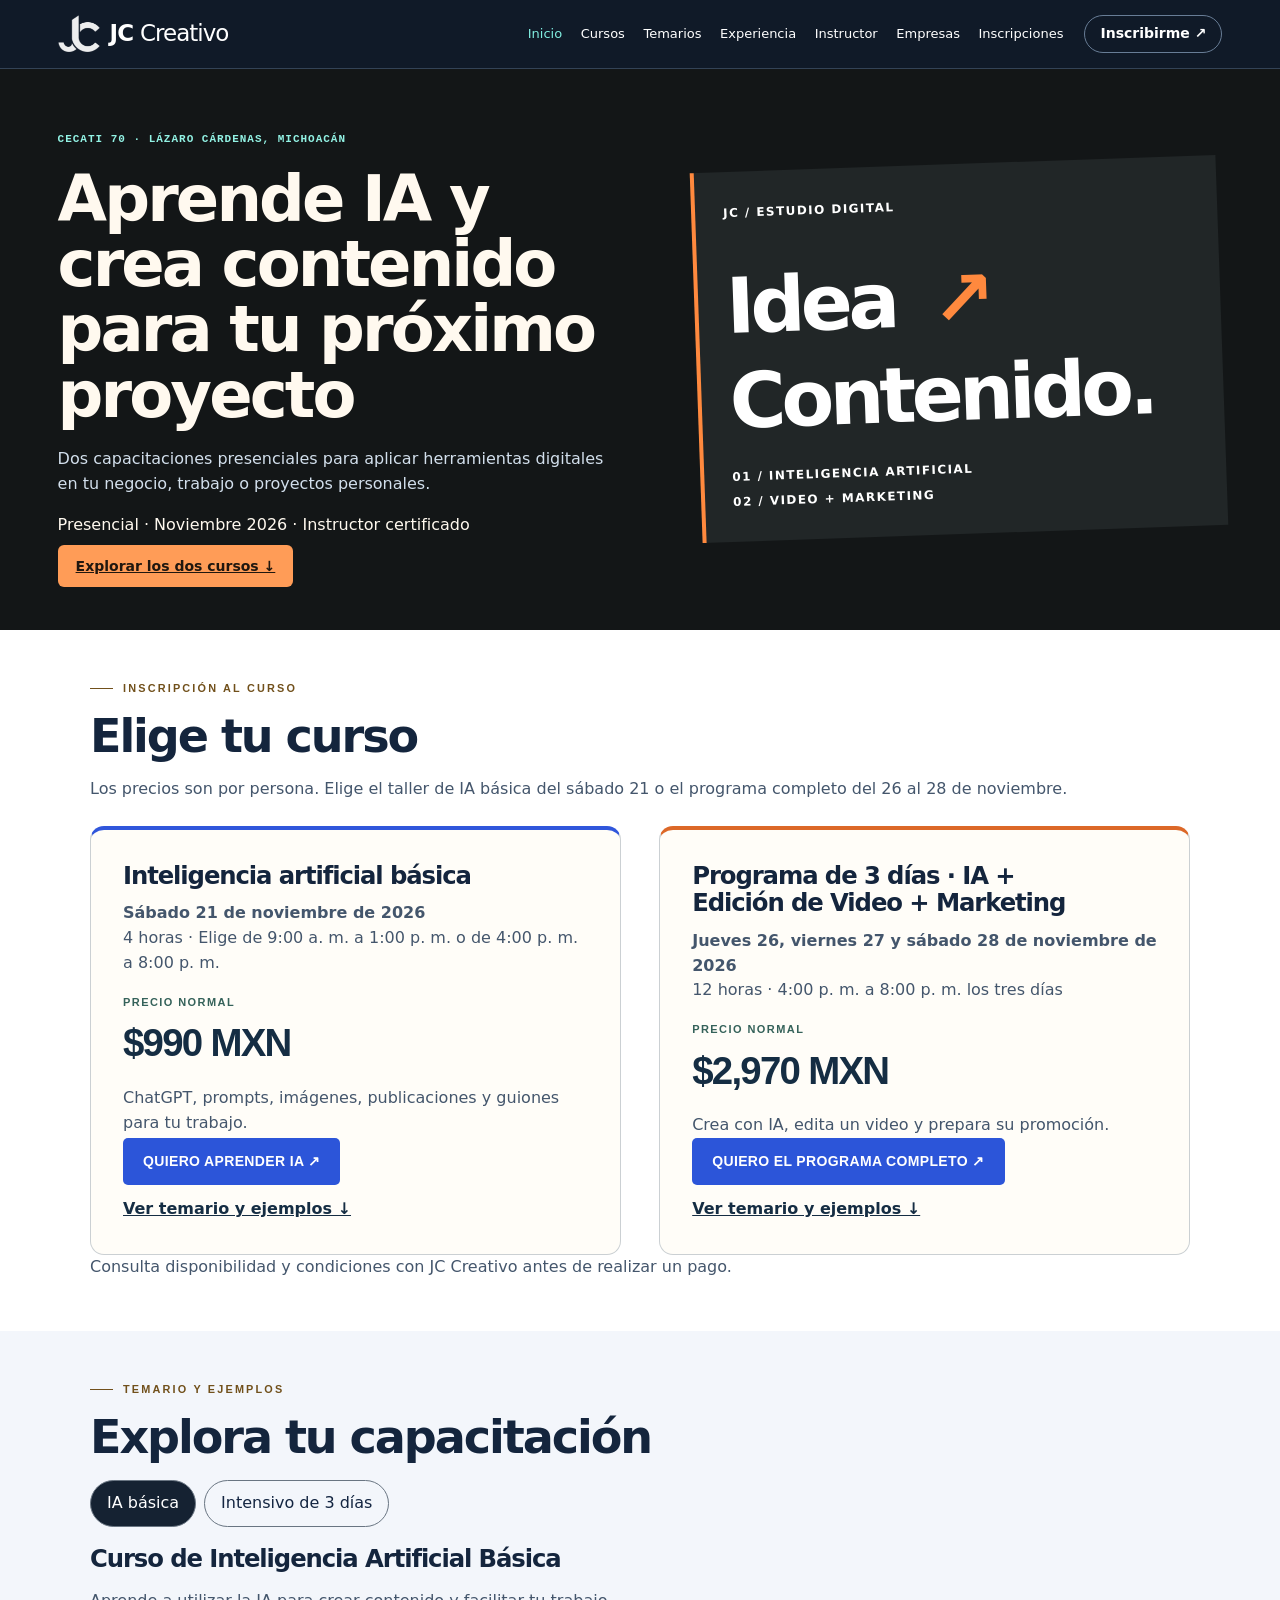
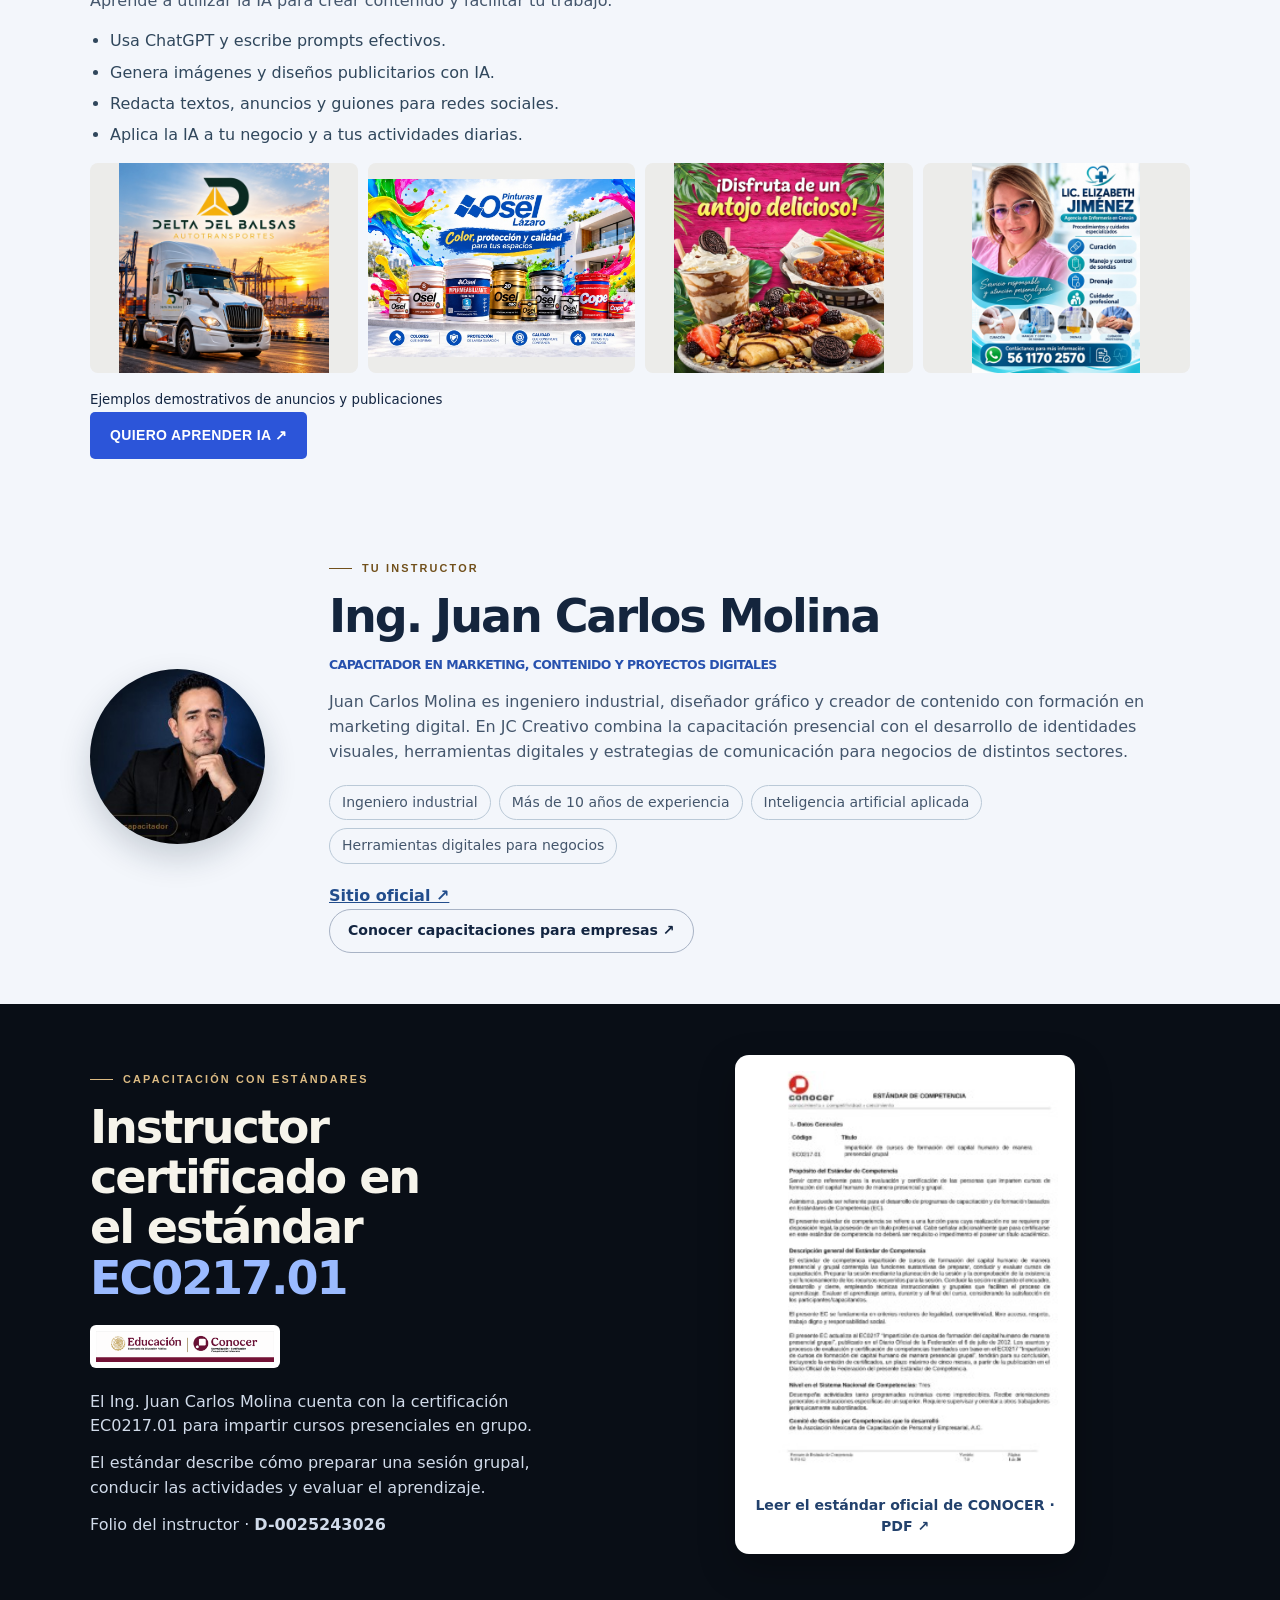
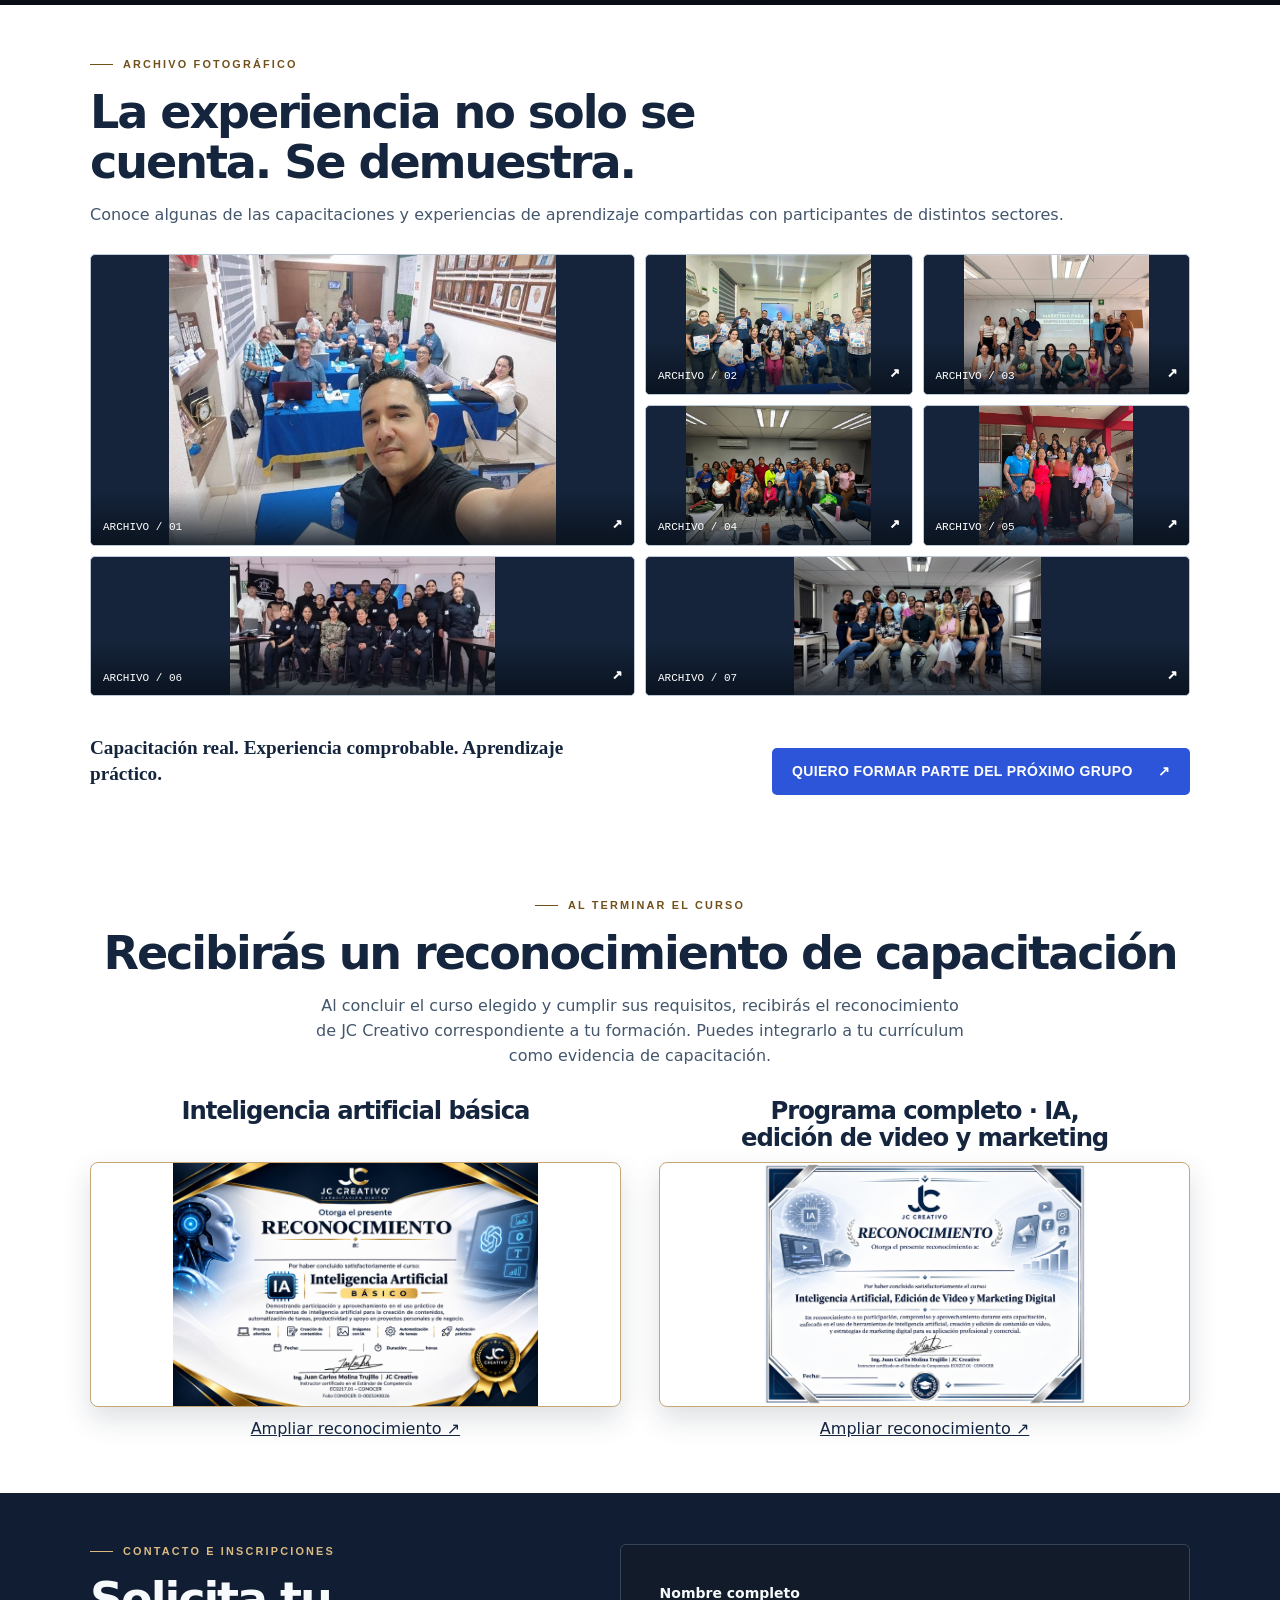
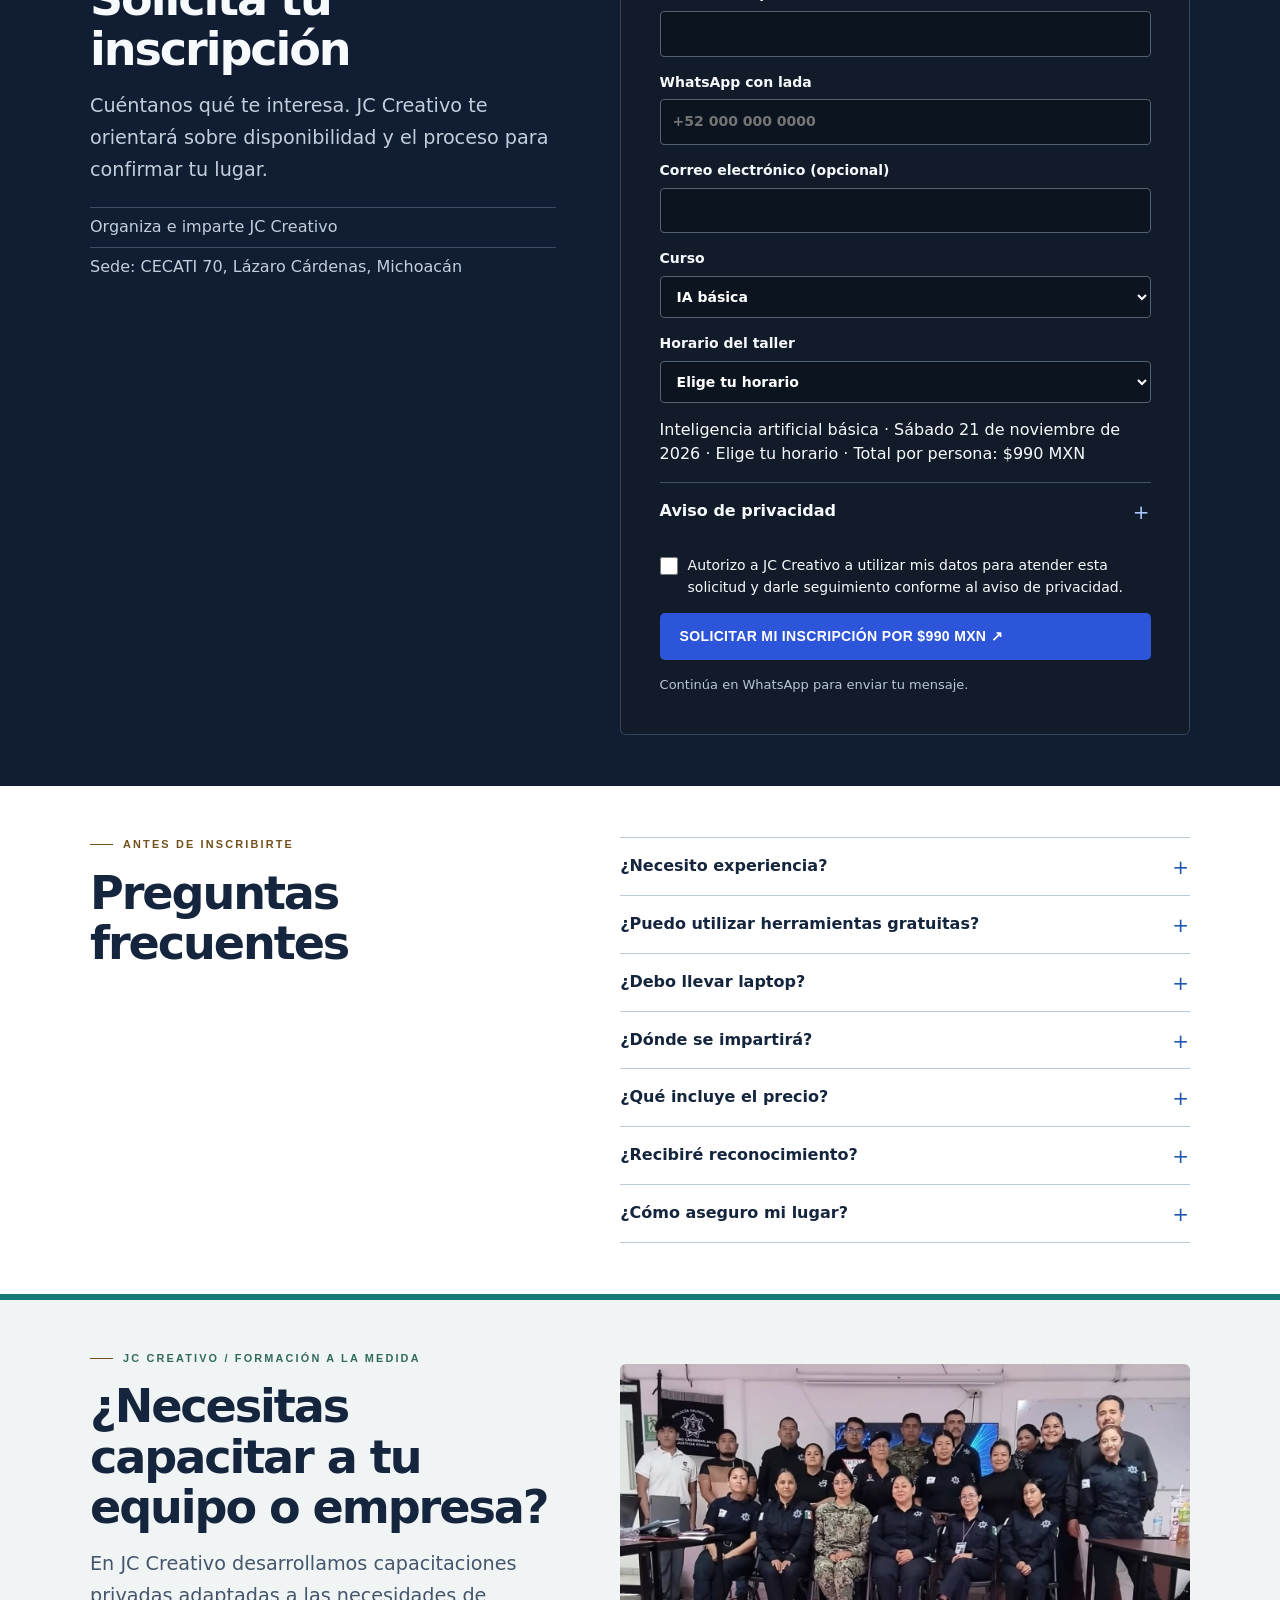
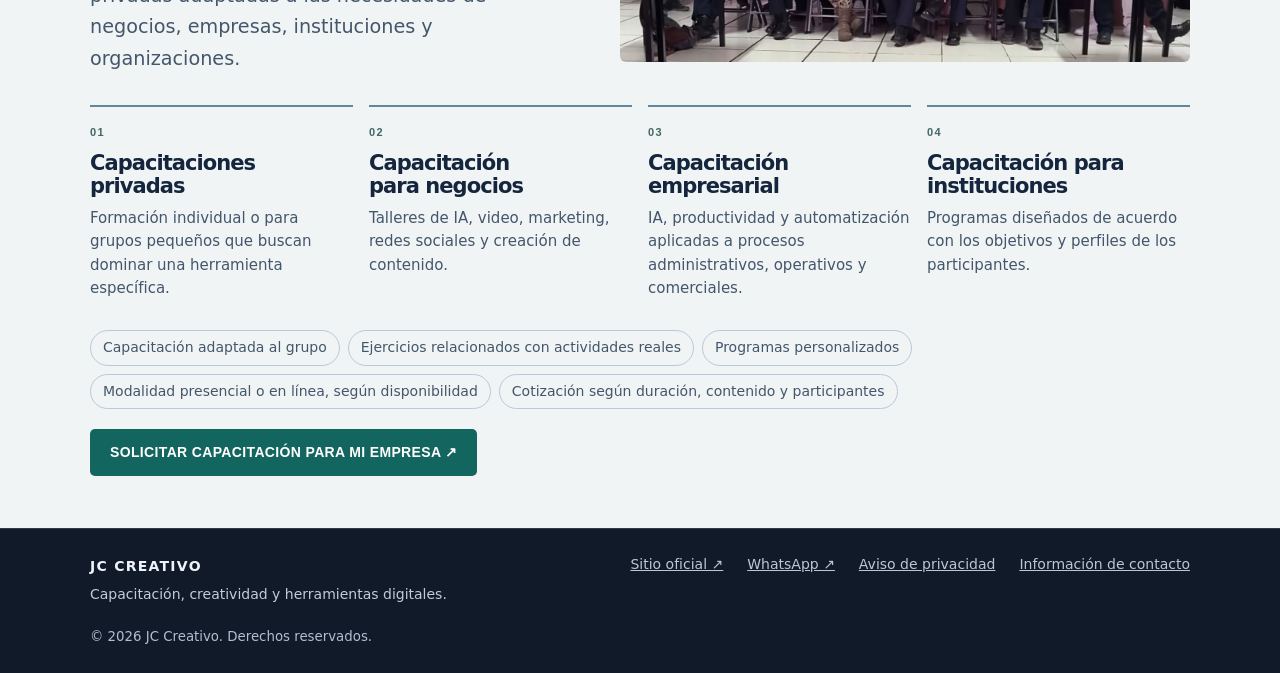
<file: index.html>
<!doctype html>
<html lang="es-MX"><head><meta charset="utf-8"><meta name="viewport" content="width=device-width,initial-scale=1"><meta name="theme-color" content="#101a28"><title>Cursos de IA básica y de IA, video y marketing en Lázaro Cárdenas, Michoacán | JC Creativo</title>
<meta name="description" content="Dos capacitaciones presenciales para aplicar herramientas digitales en tu negocio, trabajo o proyectos personales."><meta property="og:locale" content="es_MX"><meta property="og:type" content="website"><meta property="og:title" content="Cursos de IA básica y de IA, video y marketing en Lázaro Cárdenas, Michoacán | JC Creativo"><meta property="og:description" content="Dos capacitaciones presenciales para aplicar herramientas digitales en tu negocio, trabajo o proyectos personales."><link rel="canonical" href="https://logotipodenombres.github.io/landing-curso-ia-marketing/"><meta property="og:url" content="https://logotipodenombres.github.io/landing-curso-ia-marketing/"><meta property="og:image" content="https://logotipodenombres.github.io/landing-curso-ia-marketing/assets/7.jpg"><meta name="robots" content="index,follow">
<link rel="icon" href="assets/marca.png"><link rel="stylesheet" href="portada.css"><link rel="stylesheet" href="body.css">
<script>
!function(f,b,e,v,n,t,s){if(f.fbq)return;n=f.fbq=function(){n.callMethod?n.callMethod.apply(n,arguments):n.queue.push(arguments)};if(!f._fbq)f._fbq=n;n.push=n;n.loaded=!0;n.version='2.0';n.queue=[];t=b.createElement(e);t.async=!0;t.src=v;s=b.getElementsByTagName(e)[0];s.parentNode.insertBefore(t,s)}(window,document,'script','https://connect.facebook.net/en_US/fbevents.js');
fbq('init','1879676789833167');
fbq('track','PageView');
</script>
<script defer src="curso.js"></script><script defer src="body.js"></script><script defer src="navigation.js"></script>
<script type="application/ld+json">{"@context":"https://schema.org","@type":"Course","name":"IA + VIDEO + MARKETING","description":"Dos capacitaciones presenciales para aplicar herramientas digitales en tu negocio, trabajo o proyectos personales.","provider":{"@type":"Organization","name":"JC Creativo","url":"https://jccreativo.com.mx/"},"inLanguage":"es-MX","educationalLevel":"Introductorio y práctico"}</script></head><body><noscript><img height="1" width="1" alt="" src="https://www.facebook.com/tr?id=1879676789833167&amp;ev=PageView&amp;noscript=1"></noscript><a class="jump" href="#principal">Saltar al contenido</a><header class="mast"><div class="frame mast-inner"><a class="identity" href="#inicio" aria-label="JC Creativo, inicio"><img src="assets/marca.png" width="42" height="38" alt=""><span>JC <b>Creativo</b></span></a><nav class="wide-nav" aria-label="Secciones"><a href="#inicio" >Inicio</a><a href="#precio" >Cursos</a><a href="#programa" >Temarios</a><a href="#galeria" >Experiencia</a><a href="#instructor" >Instructor</a><a href="#empresas" aria-label="Capacitación empresarial">Empresas</a><a href="#inscripcion" >Inscripciones</a></nav><a class="headcta" href="#inscripcion">Inscribirme ↗</a><details class="menu"><summary aria-label="Menú de navegación">Menú ☰</summary><nav aria-label="Secciones en móvil"><a href="#inicio" >Inicio</a><a href="#precio" >Cursos</a><a href="#programa" >Temarios</a><a href="#galeria" >Experiencia</a><a href="#instructor" >Instructor</a><a href="#empresas" aria-label="Capacitación empresarial">Empresas</a><a href="#inscripcion" >Inscripciones</a></nav></details></div></header><main id="principal"><section id="inicio" class="hero"><div class="frame hero-grid"><div><p class="eyebrow">CECATI 70 · LÁZARO CÁRDENAS, MICHOACÁN</p><h1>Aprende IA y crea contenido para tu próximo proyecto</h1><p class="intro">Dos capacitaciones presenciales para aplicar herramientas digitales en tu negocio, trabajo o proyectos personales.</p><p>Presencial · Noviembre 2026 · Instructor certificado</p><a class="primary" href="#precio">Explorar los dos cursos ↓</a></div><figure class="course-art" aria-label="De la idea a la pieza digital"><span>JC / ESTUDIO DIGITAL</span><b>Idea<span> ↗</span><br>Contenido.</b><small>01 / INTELIGENCIA ARTIFICIAL<br>02 / VIDEO + MARKETING</small></figure></div></section><div id="contenido"><section id="precio" class="jc-section jc-white"><div class="jc-wrap"><p class="jc-kicker"><i aria-hidden="true"></i>Inscripción al curso</p><h2>Elige tu curso</h2><p>Los precios son por persona. Elige el taller de IA básica del sábado 21 o el programa completo del 26 al 28 de noviembre.</p>
      
      <div class="jc-split"><article class="jc-offer"><h3>Inteligencia artificial básica</h3><p class="jc-offer-date"><b>Sábado 21 de noviembre de 2026</b><br>4 horas · Elige de 9:00 a. m. a 1:00 p. m. o de 4:00 p. m. a 8:00 p. m.</p><small>PRONTO PAGO</small><strong>$599 MXN</strong>
      <p>Precio normal: <s>$990 MXN</s></p><p><b>Ahorras $391 MXN</b> · ≈ 39.5% de descuento</p>
      <p>ChatGPT, prompts, imágenes, publicaciones y guiones para tu trabajo.</p>
      <p class="jc-payment-term">Liquida $599 MXN a más tardar el 15 de noviembre de 2026.</p>
      <a class="jc-cta" data-plan="basico" href="#inscripcion">Quiero aprender IA ↗</a><a class="detail-link" data-detail="basico" href="?curso=ia-basica#programa">Ver temario y ejemplos ↓</a></article><article class="jc-offer"><h3>Programa de 3 días · IA + Edición de Video + Marketing</h3><p class="jc-offer-date"><b>Jueves 26, viernes 27 y sábado 28 de noviembre de 2026</b><br>12 horas · 4:00 p. m. a 8:00 p. m. los tres días</p><small>PRONTO PAGO</small><strong>$1,797 MXN</strong>
      <p>Precio normal: <s>$2,970 MXN</s></p><p><b>3 cursos por $1,797. ¡Ahorras $1,173!</b> · ≈ 39.5% de descuento</p>
      <p>Crea con IA, edita un video y prepara su promoción.</p>
      <p class="jc-payment-term">Liquida $1,797 MXN a más tardar el 15 de noviembre de 2026.</p>
      <a class="jc-cta" data-plan="programa" href="#inscripcion">Quiero el programa completo ↗</a><a class="detail-link" data-detail="programa" href="?curso=intensivo#programa">Ver temario y ejemplos ↓</a></article></div><p>Consulta disponibilidad y condiciones con JC Creativo antes de realizar un pago.</p></div></section>
<section id="programa" class="jc-section jc-paper"><div class="jc-wrap"><p class="jc-kicker"><i aria-hidden="true"></i>Temario y ejemplos</p><h2>Explora tu capacitación</h2>
      <nav class="course-switch" aria-label="Seleccionar temario"><a href="?curso=ia-basica#programa" data-detail="basico">IA básica</a><a href="?curso=intensivo#programa" data-detail="programa">Intensivo de 3 días</a></nav>
      <article data-panel="basico"><h3>Curso de Inteligencia Artificial Básica</h3><p>Aprende a utilizar la IA para crear contenido y facilitar tu trabajo.</p><ul class="topics-list"><li>Usa ChatGPT y escribe prompts efectivos.</li><li>Genera imágenes y diseños publicitarios con IA.</li><li>Redacta textos, anuncios y guiones para redes sociales.</li><li>Aplica la IA a tu negocio y a tus actividades diarias.</li></ul><div class="samples"><img loading="lazy" src="assets/ia-ejemplo-0.jpg" alt="Transporte de carga"><img loading="lazy" src="assets/ia-ejemplo-1.jpg" alt="Anuncio de pinturas"><img loading="lazy" src="assets/ia-ejemplo-2.jpg" alt="Promoción de alimentos"><img loading="lazy" src="assets/ia-ejemplo-3.jpg" alt="Servicios de enfermería"></div><small>Ejemplos demostrativos de anuncios y publicaciones</small><p><a class="jc-cta" href="#inscripcion" data-plan="basico">Quiero aprender IA ↗</a></p></article>
      <article data-panel="programa" hidden><h3>Curso Intensivo de 3 Días</h3><p>Aprende a crear contenido, editar videos y desarrollar estrategias para atraer clientes.</p>
      <div class="syllabus-days">
        <article><small>DÍA 1</small><h4>Inteligencia artificial</h4><ul><li>Usa ChatGPT, prompts y herramientas de IA.</li><li>Crea imágenes, anuncios y contenido digital.</li><li>Escribe textos persuasivos y guiones para videos.</li></ul></article>
        <article><small>DÍA 2</small><h4>Edición de video</h4><ul><li>Practica técnicas de grabación con tu celular.</li><li>Edita en CapCut y aplica efectos y transiciones.</li><li>Crea videos verticales con acabado profesional para Reels y TikTok.</li></ul></article>
        <article><small>DÍA 3</small><h4>Marketing digital</h4><ul><li>Explora cómo influye la psicología del consumidor en las decisiones de compra.</li><li>Identifica a tu cliente ideal y segmenta tu público.</li><li>Planea contenido para Facebook e Instagram.</li><li>Practica técnicas para atraer clientes y convertir el interés en ventas.</li></ul></article>
      </div><a class="jc-cta" href="#inscripcion" data-plan="programa">Quiero el programa completo ↗</a></article></div></section>
<section id="instructor" class="jc-section jc-white"><div class="jc-wrap"><div class="jc-bio"><img class="jc-portrait" src="assets/instructor.jpg" alt="Ing. Juan Carlos Molina" loading="lazy" decoding="async"><div><p class="jc-kicker"><i aria-hidden="true"></i>Tu instructor</p><h2>Ing. Juan Carlos Molina</h2><h3>Capacitador en marketing, contenido y proyectos digitales</h3><p>Juan Carlos Molina es ingeniero industrial, diseñador gráfico y creador de contenido con formación en marketing digital. En JC Creativo combina la capacitación presencial con el desarrollo de identidades visuales, herramientas digitales y estrategias de comunicación para negocios de distintos sectores.</p>
      <ul class="jc-skills"><li>Ingeniero industrial</li><li>Más de 10 años de experiencia</li><li>Inteligencia artificial aplicada</li><li>Herramientas digitales para negocios</li></ul><nav class="jc-social" aria-label="Enlaces del instructor"><a href="https://jccreativo.com.mx/" target="_blank" rel="noopener noreferrer">Sitio oficial ↗</a></nav><a class="profile-link" href="#empresas">Conocer capacitaciones para empresas ↗</a></div></div></div></section>
<section id="certificacion" class="jc-section jc-credential"><div class="jc-wrap"><div class="jc-split"><div><p class="jc-kicker"><i aria-hidden="true"></i>Capacitación con estándares</p><h2>Instructor certificado en el estándar <em>EC0217.01</em></h2><img class="jc-conocer-logo" src="assets/educacion-conocer.png" alt="Educación y CONOCER" loading="lazy" decoding="async"><p>El Ing. Juan Carlos Molina cuenta con la certificación EC0217.01 para impartir cursos presenciales en grupo.</p><p>El estándar describe cómo preparar una sesión grupal, conducir las actividades y evaluar el aprendizaje.</p><p>Folio del instructor · <strong>D-0025243026</strong></p></div><a class="standard-sheet" href="https://www.conocer.gob.mx/contenido/publicaciones_dof/2021/EC0217.01.pdf" target="_blank" rel="noopener noreferrer"><img class="" src="assets/estandar.jpg" alt="Primera página del estándar EC0217.01" loading="lazy" decoding="async"><span>Leer el estándar oficial de CONOCER · PDF ↗</span></a></div></div></section>
<section id="galeria" class="jc-section jc-white"><div class="jc-wrap"><div id="experiencia"><p class="jc-kicker"><i aria-hidden="true"></i>Archivo fotográfico</p><h2>La experiencia no solo se cuenta. Se demuestra.</h2><p class="jc-intro">Conoce algunas de las capacitaciones y experiencias de aprendizaje compartidas con participantes de distintos sectores.</p></div>
      <div class="jc-gallery" tabindex="0" role="region" aria-label="Galería de capacitaciones"><button type="button" data-photo="assets/1.jpg" aria-label="Ampliar fotografía 1. El instructor acompaña a participantes con computadoras en un aula con mesas azules."><img class="" src="assets/thumb-1.jpg" alt="El instructor acompaña a participantes con computadoras en un aula con mesas azules." loading="lazy" decoding="async"><span aria-hidden="true">ARCHIVO / 01<b>↗</b></span></button><button type="button" data-photo="assets/2.jpg" aria-label="Ampliar fotografía 2. Participantes de una capacitación muestran sus reconocimientos frente a la cámara."><img class="" src="assets/thumb-2.jpg" alt="Participantes de una capacitación muestran sus reconocimientos frente a la cámara." loading="lazy" decoding="async"><span aria-hidden="true">ARCHIVO / 02<b>↗</b></span></button><button type="button" data-photo="assets/3.jpg" aria-label="Ampliar fotografía 3. Grupo del curso Marketing para Emprendedores frente a una pantalla de proyección."><img class="" src="assets/thumb-3.jpg" alt="Grupo del curso Marketing para Emprendedores frente a una pantalla de proyección." loading="lazy" decoding="async"><span aria-hidden="true">ARCHIVO / 03<b>↗</b></span></button><button type="button" data-photo="assets/4.jpg" aria-label="Ampliar fotografía 4. Un grupo amplio de participantes se reúne entre las mesas de un aula."><img class="" src="assets/thumb-4.jpg" alt="Un grupo amplio de participantes se reúne entre las mesas de un aula." loading="lazy" decoding="async"><span aria-hidden="true">ARCHIVO / 04<b>↗</b></span></button><button type="button" data-photo="assets/5.jpg" aria-label="Ampliar fotografía 5. Participantes reunidos en el exterior de una instalación educativa."><img class="" src="assets/thumb-5.jpg" alt="Participantes reunidos en el exterior de una instalación educativa." loading="lazy" decoding="async"><span aria-hidden="true">ARCHIVO / 05<b>↗</b></span></button><button type="button" data-photo="assets/6.jpg" aria-label="Ampliar fotografía 6. Grupo de capacitación con participantes uniformados."><img class="" src="assets/thumb-6.jpg" alt="Grupo de capacitación con participantes uniformados." loading="lazy" decoding="async"><span aria-hidden="true">ARCHIVO / 06<b>↗</b></span></button><button type="button" data-photo="assets/7.jpg" aria-label="Ampliar fotografía 7. El instructor está sentado al centro, rodeado de participantes dentro del aula."><img class="" src="assets/thumb-7.jpg" alt="El instructor está sentado al centro, rodeado de participantes dentro del aula." loading="lazy" decoding="async"><span aria-hidden="true">ARCHIVO / 07<b>↗</b></span></button></div>
      <div class="jc-carousel-nav"><button type="button" data-slide="-1" aria-label="Fotografía anterior">←</button><button type="button" data-slide="1" aria-label="Fotografía siguiente">→</button></div>
      <div class="jc-result"><p class="jc-pull">Capacitación real. Experiencia comprobable. Aprendizaje práctico.</p><a class="jc-cta" href="#inscripcion">Quiero formar parte del próximo grupo <span aria-hidden="true">↗</span></a></div></div></section>
<section id="reconocimiento" class="jc-section jc-paper"><div class="jc-wrap"><p class="jc-kicker"><i aria-hidden="true"></i>Al terminar el curso</p><h2>Recibirás un reconocimiento de capacitación</h2><p>Al concluir el curso elegido y cumplir sus requisitos, recibirás el reconocimiento de JC Creativo correspondiente a tu formación. Puedes integrarlo a tu currículum como evidencia de capacitación.</p><div class="jc-split"><article><h3>Inteligencia artificial básica</h3><a class="jc-award-preview" href="assets/reconocimiento-ia.png" target="_blank" rel="noopener noreferrer"><img class="" src="assets/reconocimiento-ia.png" alt="Reconocimiento de JC Creativo · Inteligencia artificial básica" loading="lazy" decoding="async"><span>Ampliar reconocimiento ↗</span></a></article><article><h3>Programa completo · IA, edición de video y marketing</h3><a class="jc-award-preview" href="assets/reconocimiento.png" target="_blank" rel="noopener noreferrer"><img class="" src="assets/reconocimiento.png" alt="Reconocimiento de JC Creativo · Programa completo · IA, edición de video y marketing" loading="lazy" decoding="async"><span>Ampliar reconocimiento ↗</span></a></article></div></div></section>
<section id="inscripcion" class="jc-section jc-dark"><div class="jc-wrap"><div class="jc-split jc-registration"><div><p class="jc-kicker"><i aria-hidden="true"></i>Contacto e inscripciones</p><h2>Solicita tu inscripción</h2><p class="jc-lead">Cuéntanos qué te interesa. JC Creativo te orientará sobre disponibilidad y el proceso para confirmar tu lugar.</p>
      <ul class="jc-registration-facts"><li>Organiza e imparte JC Creativo</li><li>Sede: CECATI 70, Lázaro Cárdenas, Michoacán</li></ul></div>
      <form id="jc-form" class="jc-form"><label>Nombre completo<input name="nombre" autocomplete="name" required maxlength="100" pattern=".*\S.*"></label>
      <label>WhatsApp con lada<input name="telefono" type="tel" autocomplete="tel" required maxlength="24" placeholder="+52 000 000 0000"></label>
      <label>Correo electrónico (opcional)<input name="correo" type="email" autocomplete="email" maxlength="254"></label>
      <label>Curso<select name="interes" required><option value="">Elige tu curso</option><option value="basico">IA básica</option><option value="programa">Programa completo</option></select></label>
      <label id="turno" hidden>Horario del taller<select name="turno"><option value="">Elige tu horario</option><option>9:00 a. m. a 1:00 p. m.</option><option>4:00 p. m. a 8:00 p. m.</option></select></label>
      <output id="jc-price-summary" aria-live="polite"></output><div class="jc-trap" aria-hidden="true"><label>Sitio personal<input name="web" tabindex="-1" autocomplete="off"></label></div>
      <details class="jc-privacy" id="privacidad"><summary>Aviso de privacidad</summary><p>JC Creativo utilizará tu nombre, tu número de WhatsApp y el correo opcional para responder y dar seguimiento a tu solicitud. Si envías el mensaje por WhatsApp, compartirás los datos incluidos con JC Creativo a través de esa plataforma. Puedes solicitar acceso, corrección o eliminación de tus datos, o retirar tu autorización, por el mismo canal de contacto.</p></details>
      <label class="jc-check"><input type="checkbox" name="consent" required><span>Autorizo a JC Creativo a utilizar mis datos para atender esta solicitud y darle seguimiento conforme al aviso de privacidad.</span></label>
      <button class="jc-cta" type="submit">SOLICITAR MI INSCRIPCIÓN <span aria-hidden="true">↗</span></button>
      <p class="jc-note">Continúa en WhatsApp para enviar tu mensaje.</p>
      <div id="jc-status" role="status" aria-live="polite"></div><div id="jc-draft" hidden><label>Tu mensaje<textarea readonly rows="5"></textarea></label><button type="button" class="jc-copy">Copiar mensaje</button></div>
      </form></div></div></section>
<section id="preguntas" class="jc-section jc-white"><div class="jc-wrap"><div class="jc-split jc-faq"><div><p class="jc-kicker"><i aria-hidden="true"></i>Antes de inscribirte</p><h2>Preguntas frecuentes</h2></div><div><details><summary>¿Necesito experiencia?</summary><p>Ambas opciones comienzan desde lo básico.</p></details><details><summary>¿Puedo utilizar herramientas gratuitas?</summary><p>Sí. Practicarás con versiones gratuitas de ChatGPT y otras herramientas.</p></details><details><summary>¿Debo llevar laptop?</summary><p>Consulta con JC Creativo el equipo necesario para tu modalidad antes de asistir.</p></details><details><summary>¿Dónde se impartirá?</summary><p>JC Creativo organiza e imparte los cursos en las instalaciones del CECATI 70, en Lázaro Cárdenas, Michoacán.</p></details><details><summary>¿Qué incluye el precio?</summary><p>IA básica incluye un taller de cuatro horas. El intensivo incluye las tres sesiones de IA, edición y marketing, con doce horas de práctica en total.</p></details><details><summary>¿Recibiré reconocimiento?</summary><p>Sí. JC Creativo emite el reconocimiento del curso elegido al concluir y cumplir los requisitos de participación.</p></details><details><summary>¿Cómo aseguro mi lugar?</summary><p>Envía tu solicitud por WhatsApp. JC Creativo te indicará los pasos de pago y confirmará tu lugar directamente.</p></details></div></div></div></section>
<section id="empresas" class="jc-section jc-corporate"><div class="jc-wrap"><div class="jc-split"><div><p class="jc-kicker"><i aria-hidden="true"></i>JC Creativo / Formación a la medida</p><h2>¿Necesitas capacitar a tu equipo o empresa?</h2><p class="jc-lead">En JC Creativo desarrollamos capacitaciones privadas adaptadas a las necesidades de negocios, empresas, instituciones y organizaciones.</p></div><img class="jc-corp-photo" src="assets/6.jpg" alt="Experiencia de capacitación grupal de JC Creativo" loading="lazy" decoding="async"></div>
      <div class="jc-modalities"><article><small>01</small><h3>Capacitaciones privadas</h3><p>Formación individual o para grupos pequeños que buscan dominar una herramienta específica.</p></article><article><small>02</small><h3>Capacitación para negocios</h3><p>Talleres de IA, video, marketing, redes sociales y creación de contenido.</p></article><article><small>03</small><h3>Capacitación empresarial</h3><p>IA, productividad y automatización aplicadas a procesos administrativos, operativos y comerciales.</p></article><article><small>04</small><h3>Capacitación para instituciones</h3><p>Programas diseñados de acuerdo con los objetivos y perfiles de los participantes.</p></article></div>
      <ul class="jc-corp-benefits"><li>Capacitación adaptada al grupo</li><li>Ejercicios relacionados con actividades reales</li><li>Programas personalizados</li><li>Modalidad presencial o en línea, según disponibilidad</li><li>Cotización según duración, contenido y participantes</li></ul><div class="jc-corp-action"><a class="jc-cta" data-corporate href="https://wa.me/527531597808?text=Hola%2C%20vi%20la%20p%C3%A1gina%20de%20capacitaciones%20de%20JC%20Creativo%20y%20me%20interesa%20conocer%20las%20opciones%20de%20cursos%20privados%20para%20mi%20negocio%2C%20empresa%20u%20organizaci%C3%B3n." target="_blank" rel="noopener noreferrer">Solicitar capacitación para mi empresa ↗</a></div></div></section>
<footer class="jc-foot"><div class="jc-wrap"><div><strong>JC CREATIVO</strong><p>Capacitación, creatividad y herramientas digitales.</p></div><nav aria-label="Contacto y redes sociales"><a href="https://jccreativo.com.mx/" target="_blank" rel="noopener noreferrer">Sitio oficial ↗</a>
      <a data-whatsapp href="https://wa.me/527531597808" rel="noopener noreferrer" target="_blank">WhatsApp ↗</a><a href="#privacidad">Aviso de privacidad</a><a href="#jc-form">Información de contacto</a></nav><small>© 2026 JC Creativo. Derechos reservados.</small></div></footer>
      <dialog class="jc-dialog" aria-label="Fotografía ampliada"><button type="button" aria-label="Cerrar fotografía" autofocus>×</button><img alt=""><p></p></dialog></div></main><a class="mobile-enroll" href="#inscripcion">Solicitar inscripción ↗</a></body></html>
</file>
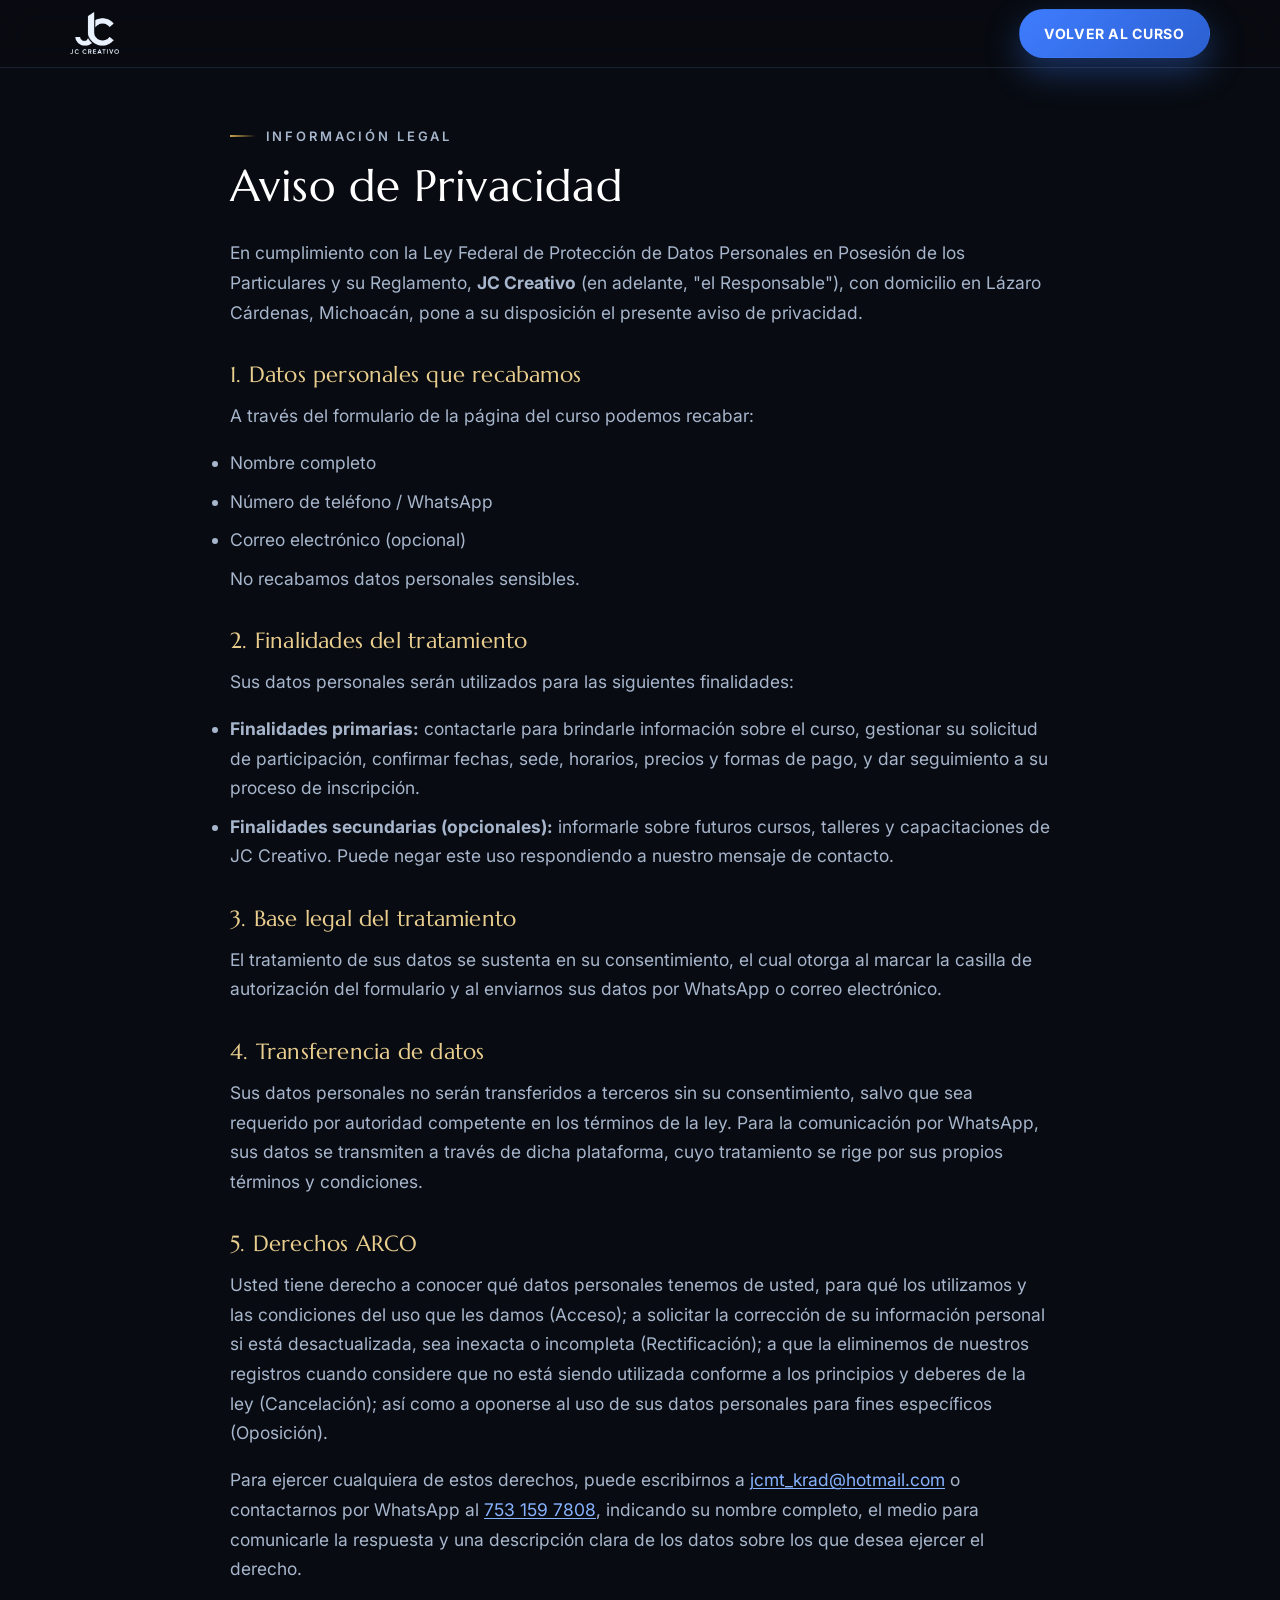
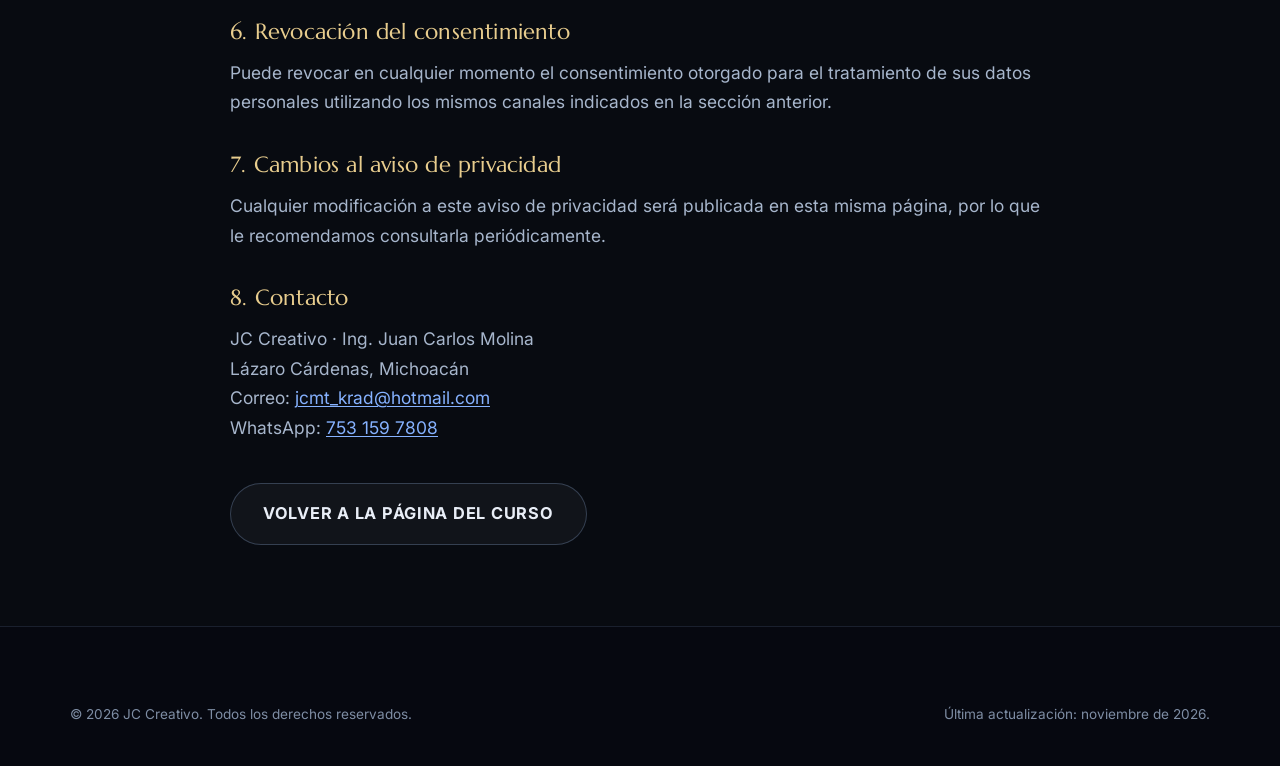
<file: aviso-privacidad.html>
<!DOCTYPE html>
<html lang="es-MX">
<head>
  <meta charset="UTF-8">
  <meta name="viewport" content="width=device-width, initial-scale=1.0">
  <title>Aviso de Privacidad | JC Creativo</title>
  <meta name="description" content="Aviso de privacidad de JC Creativo para el tratamiento de datos personales recabados a través de la página del curso de inteligencia artificial, video y marketing digital.">
  <meta name="robots" content="noindex, follow">
  <link rel="icon" type="image/png" href="img/favicon.png">
  <link rel="preconnect" href="https://fonts.googleapis.com">
  <link rel="preconnect" href="https://fonts.gstatic.com" crossorigin>
  <link href="https://fonts.googleapis.com/css2?family=Inter:wght@400;500;600;700&family=Marcellus&display=swap" rel="stylesheet">
  <link rel="stylesheet" href="css/styles.css">
  <style>
    .legal { max-width: 820px; margin: 0 auto; padding: calc(var(--header-h) + 3rem) 0 4rem; }
    .legal h1 { font-size: clamp(1.9rem, 4.5vw, 2.75rem); color: #fff; }
    .legal h2 { font-size: 1.35rem; color: var(--dorado-2); margin-top: 2.25rem; }
    .legal p, .legal li { color: var(--texto-2); }
    .legal li { margin-bottom: 0.55rem; }
  </style>
</head>
<body>
  <header class="header scrolled" id="header">
    <div class="header__inner">
      <a class="header__logo" href="index.html" aria-label="JC Creativo — Volver al inicio">
        <img src="img/logo-jc-claro.png" alt="Logotipo de JC Creativo" width="640" height="549">
      </a>
      <a class="btn btn--primary header__cta" href="index.html#inscripcion" style="display:inline-flex">Volver al curso</a>
    </div>
  </header>

  <main class="container legal" id="contenido">
    <p class="eyebrow">Información legal</p>
    <h1>Aviso de Privacidad</h1>
    <p>
      En cumplimiento con la Ley Federal de Protección de Datos Personales en Posesión de los Particulares
      y su Reglamento, <b>JC Creativo</b> (en adelante, "el Responsable"), con domicilio en Lázaro Cárdenas,
      Michoacán, pone a su disposición el presente aviso de privacidad.
    </p>

    <h2>1. Datos personales que recabamos</h2>
    <p>A través del formulario de la página del curso podemos recabar:</p>
    <ul>
      <li>Nombre completo</li>
      <li>Número de teléfono / WhatsApp</li>
      <li>Correo electrónico (opcional)</li>
    </ul>
    <p>No recabamos datos personales sensibles.</p>

    <h2>2. Finalidades del tratamiento</h2>
    <p>Sus datos personales serán utilizados para las siguientes finalidades:</p>
    <ul>
      <li><b>Finalidades primarias:</b> contactarle para brindarle información sobre el curso, gestionar su
        solicitud de participación, confirmar fechas, sede, horarios, precios y formas de pago, y dar seguimiento
        a su proceso de inscripción.</li>
      <li><b>Finalidades secundarias (opcionales):</b> informarle sobre futuros cursos, talleres y capacitaciones
        de JC Creativo. Puede negar este uso respondiendo a nuestro mensaje de contacto.</li>
    </ul>

    <h2>3. Base legal del tratamiento</h2>
    <p>El tratamiento de sus datos se sustenta en su consentimiento, el cual otorga al marcar la casilla de
      autorización del formulario y al enviarnos sus datos por WhatsApp o correo electrónico.</p>

    <h2>4. Transferencia de datos</h2>
    <p>Sus datos personales no serán transferidos a terceros sin su consentimiento, salvo que sea requerido por
      autoridad competente en los términos de la ley. Para la comunicación por WhatsApp, sus datos se transmiten
      a través de dicha plataforma, cuyo tratamiento se rige por sus propios términos y condiciones.</p>

    <h2>5. Derechos ARCO</h2>
    <p>Usted tiene derecho a conocer qué datos personales tenemos de usted, para qué los utilizamos y las
      condiciones del uso que les damos (Acceso); a solicitar la corrección de su información personal si está
      desactualizada, sea inexacta o incompleta (Rectificación); a que la eliminemos de nuestros registros cuando
      considere que no está siendo utilizada conforme a los principios y deberes de la ley (Cancelación); así como
      a oponerse al uso de sus datos personales para fines específicos (Oposición).</p>
    <p>Para ejercer cualquiera de estos derechos, puede escribirnos a
      <a href="mailto:jcmt_krad@hotmail.com">jcmt_krad@hotmail.com</a> o contactarnos por WhatsApp al
      <a href="https://wa.me/527531597808" target="_blank" rel="noopener">753 159 7808</a>,
      indicando su nombre completo, el medio para comunicarle la respuesta y una descripción clara de los datos
      sobre los que desea ejercer el derecho.</p>

    <h2>6. Revocación del consentimiento</h2>
    <p>Puede revocar en cualquier momento el consentimiento otorgado para el tratamiento de sus datos personales
      utilizando los mismos canales indicados en la sección anterior.</p>

    <h2>7. Cambios al aviso de privacidad</h2>
    <p>Cualquier modificación a este aviso de privacidad será publicada en esta misma página, por lo que le
      recomendamos consultarla periódicamente.</p>

    <h2>8. Contacto</h2>
    <p>
      JC Creativo · Ing. Juan Carlos Molina<br>
      Lázaro Cárdenas, Michoacán<br>
      Correo: <a href="mailto:jcmt_krad@hotmail.com">jcmt_krad@hotmail.com</a><br>
      WhatsApp: <a href="https://wa.me/527531597808" target="_blank" rel="noopener">753 159 7808</a>
    </p>

    <p style="margin-top:2.5rem">
      <a class="btn btn--ghost" href="index.html">Volver a la página del curso</a>
    </p>
  </main>

  <footer class="footer" style="padding-bottom:2.5rem">
    <div class="container">
      <div class="footer__bottom" style="margin-top:0;border-top:0">
        <span>© <span id="anio">2026</span> JC Creativo. Todos los derechos reservados.</span>
        <span>Última actualización: noviembre de 2026.</span>
      </div>
    </div>
  </footer>

  <script>
    document.getElementById("anio").textContent = new Date().getFullYear();
  </script>
</body>
</html>
</file>
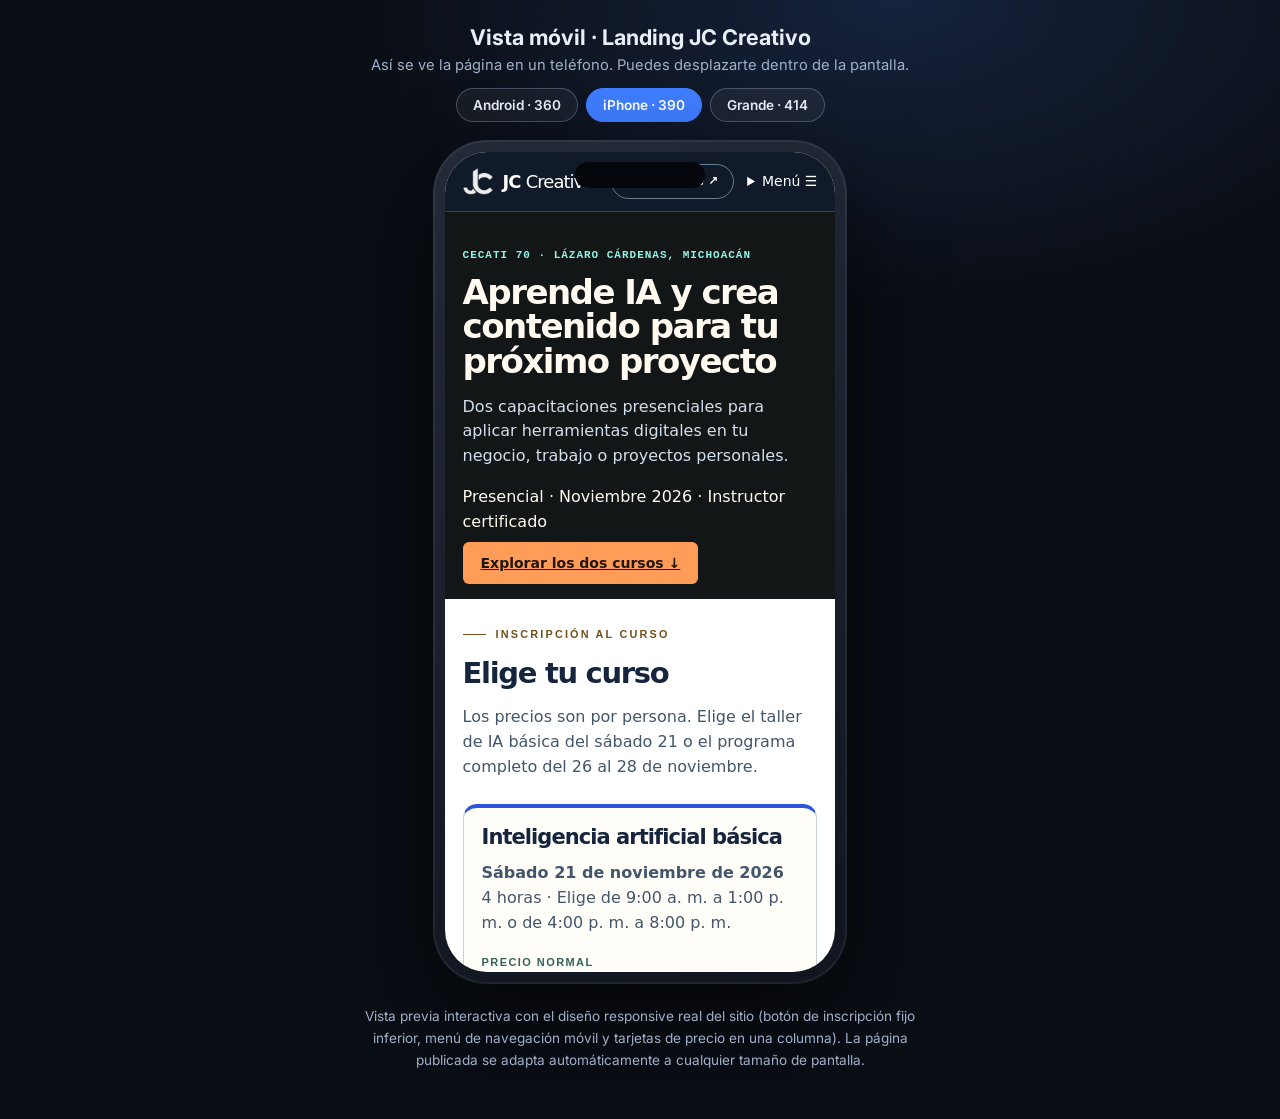
<file: preview-movil.html>
<!DOCTYPE html>
<html lang="es-MX">
<head>
  <meta charset="UTF-8">
  <meta name="viewport" content="width=device-width, initial-scale=1.0">
  <title>Vista móvil · Landing JC Creativo</title>
  <link rel="preconnect" href="https://fonts.googleapis.com">
  <link rel="preconnect" href="https://fonts.gstatic.com" crossorigin>
  <link href="https://fonts.googleapis.com/css2?family=Inter:wght@400;600;700&display=swap" rel="stylesheet">
  <style>
    * { box-sizing: border-box; }
    body {
      margin: 0;
      font-family: "Inter", system-ui, sans-serif;
      background: radial-gradient(900px 500px at 70% 0%, #16233d 0%, #0a0e15 60%);
      color: #e9eef7;
      min-height: 100vh;
      padding: 24px 16px 48px;
    }
    header { text-align: center; margin-bottom: 18px; }
    h1 { font-size: 1.35rem; margin: 0 0 6px; }
    p.sub { color: #9fb0c9; font-size: 0.92rem; margin: 0 0 14px; }
    .presets { display: flex; gap: 8px; justify-content: center; flex-wrap: wrap; margin-bottom: 18px; }
    .presets button {
      font: inherit; font-size: 0.85rem; font-weight: 600;
      padding: 8px 16px; border-radius: 999px; cursor: pointer;
      border: 1px solid rgba(148, 178, 224, 0.35); background: rgba(255,255,255,0.05); color: #e9eef7;
    }
    .presets button.activa { background: #3f7dff; border-color: #3f7dff; color: #fff; }
    .stage { display: flex; justify-content: center; }
    .phone {
      width: calc(var(--pantalla, 390px) + 24px);
      padding: 12px;
      background: linear-gradient(160deg, #232a38, #10151f);
      border-radius: 54px;
      box-shadow: 0 40px 90px rgba(0,0,0,0.6), 0 0 0 2px rgba(255,255,255,0.06) inset;
    }
    .screen {
      position: relative;
      width: var(--pantalla, 390px);
      height: 820px;
      border-radius: 42px;
      overflow: hidden;
      background: #080b11;
    }
    .notch {
      position: absolute; top: 10px; left: 50%; transform: translateX(-50%);
      width: 130px; height: 26px; border-radius: 999px; background: #05070c; z-index: 20;
    }
    iframe { width: 100%; height: 100%; border: 0; display: block; }
    .nota {
      max-width: 560px; margin: 22px auto 0; text-align: center;
      color: #9fb0c9; font-size: 0.85rem; line-height: 1.6;
    }
  </style>
</head>
<body>
  <header>
    <h1>Vista móvil · Landing JC Creativo</h1>
    <p class="sub">Así se ve la página en un teléfono. Puedes desplazarte dentro de la pantalla.</p>
    <div class="presets">
      <button data-w="360">Android · 360</button>
      <button data-w="390" class="activa">iPhone · 390</button>
      <button data-w="414">Grande · 414</button>
    </div>
  </header>

  <div class="stage">
    <div class="phone" id="phone">
      <div class="screen">
        <div class="notch"></div>
        <iframe src="index.html" title="Landing JC Creativo en vista móvil"></iframe>
      </div>
    </div>
  </div>

  <p class="nota">
    Vista previa interactiva con el diseño responsive real del sitio (botón de inscripción fijo inferior,
    menú de navegación móvil y tarjetas de precio en una columna). La página publicada se adapta
    automáticamente a cualquier tamaño de pantalla.
  </p>

  <script>
    const phone = document.getElementById('phone');
    document.querySelectorAll('.presets button').forEach(b => {
      b.addEventListener('click', () => {
        document.querySelectorAll('.presets button').forEach(x => x.classList.remove('activa'));
        b.classList.add('activa');
        phone.style.setProperty('--pantalla', b.dataset.w + 'px');
      });
    });
  </script>
</body>
</html>
</file>
<file: portada.css>
*{box-sizing:border-box}html{scroll-behavior:smooth;scroll-padding-top:88px}body{margin:0;background:#f8fafc;color:#101b2c;font:16px/1.55 system-ui,-apple-system,"Segoe UI",sans-serif}a{color:inherit}button,input,textarea,select,summary{font:inherit}a,button,summary{-webkit-tap-highlight-color:transparent}a:focus-visible,button:focus-visible,summary:focus-visible,input:focus-visible,textarea:focus-visible,select:focus-visible{outline:3px solid #1682f7;outline-offset:4px}.frame{width:min(1296px,91%);margin:auto}.mast{position:sticky;top:0;z-index:12;background:#101a28;color:#fff;border-bottom:1px solid #334356}.mast-inner,.identity,.wide-nav,.hero-actions,.eyebrow,.image-meta,.process{display:flex;align-items:center}.mast-inner{height:68px;gap:21px}.identity{gap:10px;font-size:23px;letter-spacing:-1px;white-space:nowrap;font-weight:750}.identity b{font-weight:450}.mast a,.hero-actions a,.mobile-enroll{text-decoration:none}.wide-nav{margin-left:auto;gap:clamp(10px,1.45vw,25px);font-size:13px}.wide-nav a:hover,.wide-nav a[aria-current]{color:#80eee1}.headcta{padding:7px 15px;border:1px solid #687d96;border-radius:50px;font-weight:600;font-size:14px}.menu{display:none}.hero{overflow:hidden;color:white;background:radial-gradient(ellipse at 91% 25%,#214d6b 0,transparent 46%),linear-gradient(120deg,#101725,#11213d 64%,#102d43)}.hero-grid{display:grid;grid-template-columns:1.08fr 1fr;gap:6%;align-items:center;padding-block:clamp(52px,6vw,92px)}.eyebrow,.image-meta,.feature figcaption span,.logistics small,.process b{font:700 11px/1.5 ui-monospace,Consolas,monospace;letter-spacing:.09em;text-transform:uppercase}.eyebrow{gap:10px;color:#92f2e4}.eyebrow i{width:24px;height:3px;background:#31d6ba}.eyebrow span{color:#88a7b8}.hero h1{font-size:clamp(48px,5.1vw,84px);line-height:1.01;font-weight:690;letter-spacing:-.065em;margin:18px 0}.hero h1 em{font-style:normal;color:#75eadb}.intro{font-size:clamp(16px,1.14vw,19px);color:#d2dfec;max-width:59ch}.hero-actions{gap:20px;flex-wrap:wrap;margin-top:29px}.primary,.mobile-enroll{background:#ff9c57;color:#20170f;font-weight:750;padding:13px 18px;border-radius:6px;font-size:14px}.primary span{margin-left:12px}.more{font-size:12px;font-weight:700;border-bottom:1px solid #708e9f;padding:9px 0}.feature{margin:0;position:relative;padding:16px 14px 0 0}.image-mount{position:relative;background:#132436;border:1px solid #67859c;border-radius:12px;overflow:hidden;box-shadow:11px 11px 0 #1c4558}.class-photo{width:100%;height:auto;display:block}.image-meta{padding:11px 15px;justify-content:space-between;color:#b5f4ed}.feature figcaption{padding:12px 17px;font-weight:650;display:flex;align-items:center;justify-content:space-between;gap:12px}.feature figcaption span{color:#a1b4c8}.circle-seal{position:absolute;top:-24px;right:-6px;border-radius:50%;background:#ff9753;color:#172032;width:77px;height:77px;display:grid;align-content:center;justify-items:center;transform:rotate(9deg);box-shadow:0 0 0 4px #122b40}.circle-seal strong{font-size:37px;line-height:1}.circle-seal span{font-size:10px;font-weight:800;letter-spacing:.17em}.process{margin-top:27px;justify-content:space-between;gap:6px;font-size:14px;font-weight:650}.process b{color:#79eccf}.process i{color:#81a7b9}.logistics{display:grid;grid-template-columns:1.18fr 1fr 1fr;border-top:1px solid #476074;padding:20px 0 25px;gap:20px}.logistics small,.logistics strong{display:block}.logistics small{color:#a5c3d3}.logistics strong{margin-top:4px;font-size:15px;font-weight:600}.jump{position:fixed;left:8px;top:-8em;z-index:22;background:white;color:black;padding:10px}.jump:focus{top:8px}.mobile-enroll{display:none}@media(max-width:1060px){.wide-nav{display:none}.headcta{margin-left:auto}.menu{display:block}.menu summary{cursor:pointer;font-size:14px}.menu nav{position:absolute;top:100%;right:0;min-width:210px;background:#12223a;padding:14px;box-shadow:0 12px 25px #0003}.menu nav a{display:block;padding:8px 12px}}@media(max-width:760px){.mast-inner{height:59px;gap:13px}.identity{font-size:18px}.identity img{width:30px;height:auto}.headcta{font-size:12px}.hero-grid{grid-template-columns:1fr;gap:38px;padding-block:33px}.hero h1{font-size:clamp(42px,9.2vw,68px)}.feature{padding-right:9px}.circle-seal{width:58px;height:58px;right:0;top:-12px}.circle-seal strong{font-size:27px}.image-meta{padding-right:56px;font-size:9px}.feature figcaption{font-size:14px}.process{font-size:12px}.logistics{grid-template-columns:1fr;gap:13px}.mobile-enroll:not([hidden]){display:block;position:fixed;z-index:11;bottom:0;inset-inline:0;border-radius:0;text-align:center;padding-bottom:max(13px,env(safe-area-inset-bottom))}body{padding-bottom:62px}}@media(prefers-reduced-motion:reduce){html{scroll-behavior:auto}*,*::before,*::after{transition-duration:0s!important;animation-duration:0s!important}}
</file>
<file: body.css>
#contenido {
  --panel: #101824;
  --line: #303b4b;
  --muted: #bcc6d5;
  --gold: #dcbb83;
  --sky: #a9c6ff;
  color: #f2f3f5;
}
.jc-wrap { width: min(1240px, 90%); margin-inline: auto; }
.jc-section { padding-block: clamp(48px, 6.2vw, 94px); }
.jc-band { background: var(--panel); border-block: 1px solid #27313e; }
.jc-split, .jc-bio { display: grid; gap: clamp(26px, 5vw, 84px); align-items: center; }
.jc-section h2, .jc-section h3, .jc-section p { margin: 0; }
.jc-section h2 { font: 500 clamp(34px, 3.5vw, 56px)/1.06 Georgia, serif; letter-spacing: -.045em; max-width: 25ch; text-wrap: balance; }
.jc-section h3 { font: 500 clamp(22px, 2vw, 30px)/1.15 Georgia, serif; letter-spacing: -.025em; }
.jc-section p, .jc-section li, .jc-section dd { color: var(--muted); }
.jc-section .jc-kicker { display: flex; gap: 10px; align-items: center; margin-bottom: 15px; color: var(--gold); font: 650 11px/1.4 "Segoe UI", sans-serif; letter-spacing: .17em; text-transform: uppercase; }
.jc-kicker i { width: 23px; height: 1px; background: var(--gold); }
.jc-section .jc-lead { font-size: clamp(17px, 1.5vw, 21px); line-height: 1.65; }
.jc-section h2 + p, .jc-section h3 + p { margin-top: 16px; }
.jc-benefits, .jc-program { display: grid; gap: 18px; margin-top: clamp(28px, 3.4vw, 50px); }
.jc-benefits article { border-top: 1px solid #526079; padding: 22px 16px 0 0; }
.jc-glyph { width: 32px; height: 32px; color: var(--sky); }
.jc-benefits .jc-glyph { margin-bottom: 14px; }
.jc-tags { display: flex; flex-wrap: wrap; gap: 9px; list-style: none; margin: 0; padding: 0; }
.jc-tags li { border: 1px solid #3c4b61; border-radius: 30px; padding: 8px 15px; color: #dee8fa; }
.jc-day { border: 1px solid #394656; border-radius: 6px; padding: clamp(20px, 2.5vw, 32px); background: #0d1520; display: flex; flex-direction: column; position: relative; }
.jc-day header { display: flex; justify-content: space-between; align-items: center; padding-bottom: 24px; }
.jc-day header span, .jc-activity b { color: var(--gold); font: 650 11px/1.5 "Segoe UI", sans-serif; letter-spacing: .13em; text-transform: uppercase; }
.jc-day .jc-activity { border-left: 2px solid #749cd9; margin: 22px 0; padding: 0 0 0 14px; }
.jc-day .jc-activity p { margin-top: 7px; font-size: 15px; }
.jc-day details { margin-top: auto; }
.jc-section details { border-top: 1px solid var(--line); }
.jc-section summary { cursor: pointer; list-style: none; color: #e8edf6; font-weight: 600; padding: 16px 32px 16px 0; position: relative; }
.jc-section summary::-webkit-details-marker { display: none; }
.jc-section summary::after { content: "+"; position: absolute; top: 14px; right: 1px; color: var(--sky); font-size: 20px; font-weight: 400; }
.jc-section details[open] > summary::after { content: "−"; }
.jc-day ul { padding-left: 20px; margin: 0 0 12px; }
.jc-day li + li { margin-top: 5px; }
.jc-result { display: flex; align-items: center; justify-content: space-between; gap: 25px; margin-top: 30px; flex-wrap: wrap; }
.jc-result p { max-width: 68ch; }
.jc-cta { display: inline-flex; justify-content: space-between; align-items: center; gap: 25px; padding: 13px 20px; border: 0; border-radius: 5px; background: #2c55d9; color: white; text-decoration: none; font: 700 14px/1.5 "Segoe UI", sans-serif; cursor: pointer; }
.jc-cta:hover { background: #345fe8; }
.jc-section p + .jc-cta { margin-top: 22px; }
.jc-gallery { display: grid; grid-template-columns: repeat(2,minmax(0,1fr)); gap: 10px; margin-top: 26px; }
.jc-gallery button { padding: 0; overflow: hidden; border: 1px solid var(--line); border-radius: 5px; background: #131b28; position: relative; aspect-ratio: 3/2; cursor: zoom-in; }
.jc-gallery button:first-child { grid-column: span 2; }
.jc-gallery img { display: block; width: 100%; height: 100%; object-fit: cover; transition: transform .25s ease; }
.jc-gallery button:hover img { transform: scale(1.025); }
.jc-gallery span { position: absolute; inset: auto 0 0; padding: 21px 12px 9px; display: flex; justify-content: space-between; align-items: end; color: white; background: linear-gradient(transparent,#08101bd9); font: 11px/1.4 monospace; }
.jc-gallery b { font-size: 17px; }
.jc-bio .jc-portrait { width: 100%; max-height: 400px; object-fit: contain; border-radius: 6px; background: #0a1019; }
.jc-section .jc-note { font-size: 13px; line-height: 1.55; margin-top: 12px; color: #b9c4d4; }
.jc-cert-link { display: inline-grid; gap: 10px; margin-top: 18px; color: var(--sky); }
.jc-cert-link img { width: min(100%,330px); max-height: 320px; object-fit: contain; }
.jc-diploma { background: #eae3d5; color: #223044; padding: 12px; box-shadow: 0 10px 26px #0003; }
.jc-diploma div { border: 1px solid #a79165; outline: 1px solid #bba786; outline-offset: -5px; text-align: center; padding: clamp(16px, 3.1vw, 40px); display: grid; justify-items: center; gap: 14px; }
.jc-diploma small { color: #69583a; font: 650 10px/1.6 "Segoe UI", sans-serif; letter-spacing: .12em; }
.jc-diploma strong,.jc-diploma span { font: 500 clamp(20px, 2.3vw, 34px)/1.2 Georgia, serif; }
.jc-diploma span { font-style: italic; font-size: 20px; border-bottom: 1px solid #ae9c7c; padding: 4px 12px; }
.jc-diploma p { font-size: 13px; color: #354152; }
.jc-rates { margin: 0; }
.jc-rates div { display: flex; gap: 14px; justify-content: space-between; border-bottom: 1px solid var(--line); padding-block: 15px; }
.jc-rates dd { margin: 0; text-align: right; }
.jc-faq { align-items: start; }
.jc-faq details:last-child { border-bottom: 1px solid var(--line); }
.jc-faq details p, .jc-privacy p { padding-bottom: 18px; }
.jc-closing { background: radial-gradient(ellipse at 12% 75%, #152846 0, transparent 64%),#0b121d; }
.jc-form { display: grid; gap: 15px; background: #111b29; border: 1px solid #37455a; border-radius: 6px; padding: clamp(20px,3vw,40px); position: relative; }
.jc-form label { display: grid; gap: 6px; font-size: 14px; font-weight: 600; }
.jc-form input:not([type="checkbox"]), .jc-form textarea { width: 100%; border: 1px solid #536174; border-radius: 4px; color: white; background: #0c1420; padding: 11px 12px; font: inherit; }
.jc-form label.jc-check { display: flex; gap: 10px; align-items: start; font-weight: 400; }
.jc-check input { width: 18px; height: 18px; flex: none; margin: 2px 0 0; accent-color: #2c55d9; }
.jc-form .jc-note { margin: 0; }
.jc-form .jc-trap { position: absolute; width: 1px; height: 1px; overflow: hidden; clip-path: inset(50%); }
.jc-privacy p { font-size: 14px; }
#jc-status { font-size: 14px; color: var(--sky); }
#jc-status:empty { display: none; }
.jc-copy { margin-top: 8px; padding: 8px 14px; color: #fff; border: 1px solid #687d9d; border-radius: 4px; background: #14253b; cursor: pointer; }
.jc-foot { border-top: 1px solid var(--line); padding-block: 25px; }
.jc-foot .jc-wrap, .jc-foot nav { display: flex; flex-wrap: wrap; align-items: center; gap: 15px 24px; }
.jc-foot .jc-wrap { justify-content: space-between; }
.jc-foot strong { font-size: 14px; letter-spacing: .09em; }
.jc-foot a { font-size: 14px; color: var(--muted); }
.jc-dialog { border: 1px solid #566273; border-radius: 6px; color: white; background: #111a26; padding: 12px; max-width: min(90vw,1200px); }
.jc-dialog::backdrop { background: #03070def; }
.jc-dialog img { display: block; max-width: 100%; max-height: 73vh; object-fit: contain; margin: auto; }
.jc-dialog p { margin: 12px 0 0; font-size: 14px; }
.jc-dialog button { display: block; margin: 0 0 8px auto; width: 38px; height: 38px; border: 1px solid #748196; border-radius: 50%; background: #162233; color: white; font-size: 24px; cursor: pointer; }
@media (min-width: 780px) {
  .jc-split { grid-template-columns: .9fr 1.1fr; }
  .jc-bio:has(img) { grid-template-columns: .8fr 1fr; }
  .jc-benefits, .jc-program { grid-template-columns: repeat(3,minmax(0,1fr)); }
  .jc-day:not(:last-child)::after { content: "→"; position: absolute; z-index: 1; left: calc(100% - 6px); top: 37px; color: var(--gold); background: #0d1520; border: 1px solid #455164; border-radius: 50%; text-align: center; width: 29px; line-height: 27px; }
  .jc-gallery { grid-template-columns: repeat(4,minmax(0,1fr)); grid-auto-rows: clamp(110px,11vw,170px); }
  .jc-gallery button { aspect-ratio: auto; }
  .jc-gallery button:first-child { grid-row: span 2; }
  .jc-gallery button:nth-last-child(-n+2) { grid-column: span 2; }
}
@media (prefers-reduced-motion: reduce) {
  .jc-gallery img { transition: none; }
}
/* Editorial surfaces alternate to distinguish instruction, evidence and enrollment. */
#contenido { --graphite:#10131b; --deep:#172b4d; --electric:#245ace; --turquoise:#19c6c0; }
.jc-section { color:var(--ink,#f4f7fd); overflow-wrap:break-word; }
.jc-white,.jc-paper,.jc-corporate {
  --ink:#14253d; --muted:#44566c; --line:#bcc9d8; --gold:#71501b; --sky:#2058af;
  background:#f8fafc;
}
.jc-paper { background:#e9eef5; }
.jc-dark { --ink:#f7fafc; --muted:#c3cedd; --line:#42516b; background:#111d32; }
.jc-section h2,.jc-section h3 { color:var(--ink,#f3f6fc); }
.jc-section h2 { font:700 clamp(32px,3.5vw,58px)/1.04 "Segoe UI",Arial,sans-serif; letter-spacing:-.052em; }
.jc-section h3 { font:660 clamp(21px,1.9vw,29px)/1.13 "Segoe UI",Arial,sans-serif; letter-spacing:-.035em; }
.jc-section p,.jc-section li,.jc-section dd { color:var(--muted); }
.jc-section .jc-kicker { font-size:12px; }
.jc-cta { text-transform:uppercase; letter-spacing:.025em; }
.jc-cta:focus-visible,.jc-section button:focus-visible,.jc-section summary:focus-visible,.jc-section a:focus-visible,.jc-section input:focus-visible,.jc-section select:focus-visible,.jc-section textarea:focus-visible,.jc-gallery:focus-visible { outline:3px solid #e67b23;outline-offset:4px; }
.jc-section .jc-actions { margin-top:28px; }
.jc-section .jc-pull { font:600 clamp(18px,1.5vw,24px)/1.35 Georgia,serif; color:var(--ink); max-width:50ch; }
.jc-situations,.jc-includes,.jc-skills,.jc-corp-benefits,.jc-registration-facts { list-style:none; padding:0; }
.jc-situations { display:grid; gap:0 20px; margin:32px 0; }
.jc-situations li,.jc-includes li { border-top:1px solid var(--line); display:flex; gap:15px; align-items:center; padding:16px 0; }
.jc-situations svg,.jc-includes svg { flex:none; width:24px; height:24px; }
.jc-benefits { gap:15px; }
.jc-benefits article { color:#2659ae; border:1px solid #cad6e4; border-radius:16px 4px 16px 4px; background:#fff; padding:clamp(20px,2vw,32px); }
.jc-benefits article:nth-child(3n + 2) { background:#daf6f2; border-color:#acd9d4; }
.jc-benefits article:nth-child(3n) { background:#fbeadc; border-color:#edcfb5; }
.jc-benefits article .jc-glyph { display:block; width:38px; height:38px; padding:7px; background:#e4edfc; color:#2150a6; border-radius:9px; }
.jc-benefits article:nth-child(3n + 2) .jc-glyph { color:#046861;background:#b6e8df; }
.jc-benefits article:nth-child(3n) .jc-glyph { color:#914115;background:#f8d4ac; }
.jc-tags { display:grid; gap:9px; }
.jc-tags li { display:flex; align-items:center; gap:10px; padding:10px 14px; border-color:#c7d0de; border-radius:5px; color:#25384e; background:#fff; line-height:1.35; }
.jc-tags .jc-glyph { flex:none; width:21px;height:21px; }
.jc-section details summary { color:var(--ink,#f4f7fd); }
.jc-day { --accent:#83b3ff; padding-top:15px; border-top:3px solid var(--accent); background:linear-gradient(145deg,#192b49,#101a2a 90%); }
.jc-day:nth-child(2) { --accent:#4bdad3; background:linear-gradient(145deg,#19363b,#101a2a 90%); }
.jc-day:nth-child(3) { --accent:#ffad76; background:linear-gradient(145deg,#3b2c29,#101a2a 90%); }
.jc-day header span,.jc-day .jc-activity b { color:var(--accent); }
.jc-day-art { width:94px;height:65px; color:var(--accent); }
.jc-day header { padding-bottom:12px; }
.jc-day .jc-activity { border-color:var(--accent); margin-bottom:10px; }
.jc-outcome { padding:12px 0 20px; }
.jc-outcome b,.jc-demo-copy small,.jc-offer small,.jc-standard small,.jc-modalities small { font:700 11px/1.5 "Segoe UI",sans-serif; letter-spacing:.13em; text-transform:uppercase; }
.jc-outcome b { color:#ccdaed; }
.jc-outcome p { font-size:15px; margin-top:5px; }
.jc-process { display:flex; align-items:stretch; list-style:none; padding:0; margin:26px 0; flex-direction:column; }
.jc-process li { position:relative; padding:9px 14px 10px 22px; border-left:2px solid #4b6387; font-size:14px; font-weight:600; }
.jc-process li::before { content:""; position:absolute; left:-5px; top:16px; width:8px;height:8px;border-radius:50%;background:#72c9cf; }
.jc-demo { display:grid; gap:clamp(20px,4vw,70px); align-items:center; margin-top:30px; }
.jc-demo-copy article { padding:18px 0; border-top:1px solid #bac8d7; }
.jc-demo-copy small { display:block; margin-bottom:6px; color:#3c5d90; }
.jc-demo-copy p { margin-top:7px; }
.jc-demo-copy details { margin-top:9px; border:0; }
.jc-demo-copy details summary { color:#234879; padding-block:8px; }
.jc-demo-copy details summary::after { top:5px; }
.jc-demo-copy ol { margin:0; padding:0 0 5px 22px; }
.jc-target { display:grid; grid-template-columns:auto 1fr; gap:7px 16px; margin:12px 0 0; font-size:14px; }
.jc-target dt { font-weight:650; }
.jc-target dd { margin:0; }
.jc-player { margin:0 auto; width:min(100%,440px); padding:12px; border:1px solid #58627a; background:#17263b; border-radius:15px; box-shadow:0 16px 35px #152a431a; color:#d9e4f3; }
.jc-player-top { font-size:11px; font-weight:700; letter-spacing:.16em; padding:3px 0 12px; display:flex; align-items:center; gap:8px; }
.jc-player-top i { width:7px; height:7px; border-radius:50%; background:#48d7c6; }
.jc-player video { display:block; width:100%; aspect-ratio:1; background:#10141a; border-radius:5px; }
.jc-timeline { display:flex; align-items:center; gap:3px; padding:12px 0; }
.jc-timeline i { height:8px; flex:1; background:#4a89e1; border-radius:3px; }
.jc-timeline i:nth-child(2){background:#50c9be}.jc-timeline i:nth-child(3){background:#f49b64}
.jc-player figcaption { color:#d5dfed; font-size:13px; }
.jc-gallery { gap:10px; }
.jc-gallery button { background:#15243a; }
.jc-gallery img { object-fit:contain; }
.jc-carousel-nav { display:none; }
.jc-proof { display:grid; grid-template-columns:repeat(2,minmax(0,1fr)); gap:16px; align-items:start; }
.jc-proof figure,.jc-evidence figure { margin:0; }
.jc-proof img { aspect-ratio:4/3; object-fit:contain; }
.jc-proof img,.jc-evidence img,.jc-evidence video { display:block; width:100%; height:auto; border-radius:6px; }
.jc-proof figcaption { padding-top:9px; color:#33465a; font-size:15px; line-height:1.4; }
@media(max-width:540px){.jc-proof{grid-template-columns:1fr;gap:20px}}
.jc-evidence,.jc-metrics { display:flex; flex-wrap:wrap; gap:16px; }
.jc-evidence > *, .jc-metrics > * { max-width:350px; }
.jc-metrics small { display:block; }
.jc-bio { align-items:center; }
.jc-bio .jc-portrait { object-fit:contain; max-height:none; box-shadow:10px 10px 0 #d6e7ef; }
.jc-bio h2 + h3 { font-size:clamp(19px,1.7vw,24px); color:#486077; margin-top:14px; }
.jc-skills,.jc-corp-benefits { display:flex; flex-wrap:wrap; gap:8px; margin:20px 0; }
.jc-skills li,.jc-corp-benefits li { border:1px solid #bac9d7; border-radius:22px; padding:6px 12px; font-size:14px; }
.jc-social { display:flex; gap:12px; flex-wrap:wrap; }
.jc-social a,.jc-corp-action > div a { color:#224d8c; font-weight:600; }
.jc-credential { --ink:#f6f4eb; --muted:#d1dbea; background:linear-gradient(115deg,#152741,#1e3455); }
.jc-standard { border:1px solid #ab9266; border-radius:5px; padding:clamp(22px,4vw,55px); }
.jc-standard strong,.jc-standard small { display:block; color:#ebc88b; }
.jc-standard strong { font:500 clamp(36px,5vw,64px)/1.1 Georgia,serif; margin:12px 0; }
.jc-standard small:last-child { margin-top:15px; }
.jc-diploma p { color:#354152; }
.jc-offer { padding:clamp(24px,3.5vw,46px); border-radius:14px; color:#152d43; background:linear-gradient(125deg,#dbf6f0,#e1edf9); border:1px solid #abcacb; }
.jc-offer small { color:#35625a; }
.jc-offer strong { display:block; font:700 clamp(30px,3vw,48px)/1.08 "Segoe UI",sans-serif; letter-spacing:-.045em; margin:12px 0 22px; }
.jc-offer .jc-cta { margin-top:16px; }
.jc-rates dd { max-width:65%; }
.jc-includes { display:grid; margin:24px 0 0; gap:0 26px; }
.jc-includes svg { color:#168077; }
.jc-registration { align-items:start; }
.jc-registration-facts { margin:22px 0 0; }
.jc-registration-facts li { border-top:1px solid #3b4c63; padding:7px 0; }
.jc-form select,.jc-corp-action textarea { width:100%; border:1px solid #536174; border-radius:4px; color:white; background:#0c1420; padding:11px 12px; font:inherit; }
.jc-form select:focus-visible { outline:3px solid #e9bb74; }
.jc-closing { --ink:#f7fbff; --muted:#d3e1eb; background:linear-gradient(120deg,#101824,#143152 57%,#0c514f); }
.jc-closing-photo,.jc-corp-photo { width:100%; height:auto; display:block; border-radius:6px; }
.jc-last-facts { font-weight:600; margin-top:16px !important; }
.jc-corporate { background:#f0f4f4; border-top:6px solid #187b77; }
.jc-corporate .jc-kicker { color:#32695e; }
.jc-modalities { display:grid; gap:16px; margin:30px 0; }
.jc-modalities article { border-top:2px solid #63879a; padding-top:12px; }
.jc-modalities small { color:#436865; }
.jc-modalities h3 { margin-top:8px; font-size:21px; }
.jc-modalities h3 + p { margin-top:8px; font-size:15px; }
.jc-corp-action .jc-cta { background:#13655f; }
.jc-corp-action > div { display:grid; gap:14px; margin-top:16px; max-width:600px; }
.jc-corp-action > div[hidden] { display:none; }
.jc-corp-action textarea { display:block; margin-top:6px; background:#fff; color:#1d3042; }
.jc-corp-action .jc-copy { justify-self:start; }
.jc-foot { background:#101a29; color:#eef3fb; }
.jc-foot .jc-wrap { align-items:start; }
.jc-foot p { color:#c1ccda; font-size:14px; margin:6px 0; }
.jc-foot small { width:100%; color:#b2becf; }
.jc-foot nav { max-width:660px; }
@media(min-width:600px) {
  .jc-situations,.jc-tags,.jc-includes,.jc-modalities { grid-template-columns:repeat(2,minmax(0,1fr)); }
}
@media(min-width:780px) {
  .jc-situations { grid-template-columns:repeat(3,minmax(0,1fr)); }
  .jc-demo { grid-template-columns:1.1fr .9fr; }
  .jc-process { flex-direction:row; }
  .jc-process li { flex:1; padding:14px 10px 8px 0; border:0; border-top:2px solid #4b6387; }
  .jc-process li::before { left:0; top:-5px; }
  .jc-modalities { grid-template-columns:repeat(4,minmax(0,1fr)); }
  .jc-day:not(:last-child)::after { color:#d4e5fb; }
}
@media(max-width:779px) {
  .jc-gallery { display:flex; overflow-x:auto; overscroll-behavior-inline:contain; scroll-snap-type:x mandatory; padding-bottom:8px; }
  .jc-gallery button { flex:0 0 86%; aspect-ratio:4/3; scroll-snap-align:start; }
  .jc-carousel-nav { display:flex; justify-content:flex-end; gap:8px; margin-top:4px; }
  .jc-carousel-nav button { color:#193c67; background:#f4f8fc; border:1px solid #9cadc0; min-width:44px; min-height:44px; font-size:18px; border-radius:50%; cursor:pointer; }
  .jc-demo { display:flex; flex-direction:column; align-items:stretch; }
  .jc-program { gap:17px; }
  .jc-result .jc-cta { margin-top:0; }
}

.jc-conocer-logo{display:block;width:min(100%,390px);height:auto;margin:0 0 22px}.jc-award-preview{display:block;min-width:0;color:inherit;text-decoration:none}.jc-award-preview img{display:block;width:100%;height:auto;box-shadow:0 8px 24px #14233822}.jc-award-preview span{display:inline-block;margin-top:10px;text-decoration:underline}
#precio .jc-split,#reconocimiento .jc-split{margin-top:24px;align-items:stretch;gap:clamp(18px,3vw,40px)}
#precio .jc-offer{display:flex;flex-direction:column;align-items:flex-start}
#precio .jc-offer-date{margin:12px 0 18px}
#precio .jc-payment-term{width:100%;margin:18px 0;padding:12px 16px;border-left:4px solid #196555;background:#fff;color:#153c34;font-weight:700}
#precio .jc-cta{margin-top:auto}
#reconocimiento .jc-award-preview img{aspect-ratio:4/3;object-fit:contain;background:white}
@media(min-width:760px){#precio .jc-split,#reconocimiento .jc-split{grid-template-columns:repeat(2,minmax(0,1fr))}#reconocimiento article{display:grid;grid-template-rows:subgrid;grid-row:span 2;align-content:start;row-gap:10px}}
.jc-season-tag{display:grid;gap:3px;margin:16px 0;padding:14px 20px;border-left:4px solid #bc8548;border-radius:0 12px 12px 0;background:#e0f1e9;color:#183b33}.jc-season-tag b{font:600 24px/1.2 Georgia,serif}.jc-season-tag small{letter-spacing:.1em}.jc-season-tag span{font-size:14px}
.jc-ia-examples{margin:2rem 0}.jc-ia-grid{margin-top:1rem;display:grid;grid-template-columns:repeat(auto-fit,minmax(min(100%,240px),1fr));gap:1rem;align-items:center}.jc-ia-grid img{display:block;width:100%;height:auto;border-radius:8px}
@media (max-width: 760px) {
  .jc-target { grid-template-columns: minmax(0, 1fr); gap: 2px; }
  .jc-target dt:not(:first-child) { margin-top: 8px; }
}
.jc-lab{background:#101c2a;color:#f7f5ed;color-scheme:dark}.jc-lab h2,.jc-lab h3,.jc-lab strong{color:inherit}.jc-lab p{color:#d1dbe1}.lab-cards{display:grid;grid-template-columns:repeat(3,minmax(0,1fr));gap:18px;margin:24px 0 34px}.lab-card{--accent:#89e1d0;position:relative;padding:22px;border-radius:16px;background:linear-gradient(145deg,#234441,#172733);border-top:3px solid var(--accent)}.lab-card:nth-child(2){--accent:#c5adff;background:linear-gradient(145deg,#39334f,#1d2638)}.lab-card:nth-child(3){--accent:#ffbf80;background:linear-gradient(145deg,#503a2f,#242939)}.lab-card:not(:last-child):after{content:"→";position:absolute;right:-16px;top:45%;z-index:1;background:#101c2a;color:white;border-radius:50%;padding:1px 5px}.lab-mark{display:flex;align-items:center;justify-content:space-between;color:var(--accent);font:bold 12px monospace;letter-spacing:.12em}.lab-mark svg{width:50px;height:42px;stroke:currentColor;stroke-width:2;fill:none}.lab-card h3{margin:14px 0 8px}.lab-card strong{color:var(--accent)}.lab-card p{margin:.4em 0 0}.lab-studio{display:grid;grid-template-columns:1fr 1fr;align-items:center;gap:24px;background:#1a2a39;border-radius:18px;padding:clamp(16px,4vw,42px);margin-bottom:20px}.lab-studio small{font:700 11px monospace;letter-spacing:.12em;color:#ffcb93}.lab-studio h2{margin:10px 0}.lab-switch{min-width:0;border:0;margin:0;padding:0;text-align:center}.lab-switch legend{font-weight:bold;margin:0 auto 8px}.lab-switch input{position:absolute;opacity:0;width:1px;height:1px}.lab-switch label{display:inline-block;padding:9px 6px;font-size:.8rem;cursor:pointer;border-radius:8px;color:#e1e6eb}.lab-switch input:checked+label{background:#ffe0b4;color:#30221a}.lab-switch input:focus-visible+label{outline:3px solid #68caff}.lab-phone{max-width:264px;margin:14px auto 0;border:5px solid #09121a;border-radius:26px;padding:4px;background:#42505b}.lab-screen{border-radius:18px;overflow:hidden}.lab-state{display:none;padding:24px 16px;text-align:left;min-height:285px;background:#253d46}.lab-state h3{font-size:1.7rem;line-height:1.05;margin:14px 0}.lab-state ol{padding-left:20px}.edit{background:#322d47}.edit video{display:block;width:100%;max-height:210px;margin-top:15px}.lab-track{height:9px;background:repeating-linear-gradient(90deg,#bda0e3 0 28%,transparent 28% 30%)}.post{background:radial-gradient(at top right,#985b30,#42281f 75%)}.post svg{display:block;width:100%;height:106px}.post b{display:inline-block;background:#c6efcf;color:#153925;border-radius:18px;padding:7px 12px;font-size:.83em}.lab-switch:has(#lab-0:checked) .idea,.lab-switch:has(#lab-1:checked) .edit,.lab-switch:has(#lab-2:checked) .post{display:block}
@media(max-width:760px){.lab-cards,.lab-studio{grid-template-columns:1fr}.lab-cards{gap:12px}.lab-card{padding:16px}.lab-card:not(:last-child):after{content:"↓";top:auto;bottom:-15px;right:24px}.lab-studio{gap:14px}.lab-card h3{margin-top:3px}}
@media(prefers-reduced-motion:no-preference){.lab-card{transition:transform .2s}.lab-state{animation:lab-in .25s ease-out}@supports(animation-timeline:view()){.lab-card{animation:lab-in ease-out both;animation-timeline:view();animation-range:entry 0% entry 60%}}@keyframes lab-in{from{opacity:.55;translate:0 8px}to{opacity:1;translate:0 0}}}
@media(hover:hover) and (prefers-reduced-motion:no-preference){.lab-card:hover{transform:translateY(-4px)}}
body .hero h1,#contenido .jc-section h2,#contenido .jc-section h3 {font-family:Georgia,"Times New Roman",serif;font-weight:400;letter-spacing:-.035em;text-wrap:balance}
#contenido .jc-section h2{font-size:clamp(2rem,3.6vw,3.35rem);line-height:1.09}
#contenido .jc-wrap{width:min(1100px,91%);margin-inline:auto}
#contenido .jc-section{padding-block:clamp(44px,6vw,82px)}
#contenido .jc-white,#contenido #reconocimiento{background:#fff;color:#132541}
#contenido .jc-paper,#contenido #instructor{background:#f3f6fb;color:#132541}
#contenido .jc-section .jc-kicker{letter-spacing:.2em;font-size:.68rem}
#contenido .jc-credential{background:#090e16;color:#fff}
#certificacion em{color:#9abaff;font-style:normal}
#certificacion .jc-conocer-logo{display:block;width:min(190px,85%);height:auto;margin:22px 0;background:white;border-radius:6px;padding:6px}
#certificacion p+p{margin-top:12px}
.standard-sheet{display:grid;justify-items:center;gap:12px;background:white;color:#22416c;padding:16px;border-radius:14px;width:min(100%,340px);justify-self:center;text-align:center;text-decoration:none;box-shadow:0 14px 36px #0004}.standard-sheet img{width:100%;height:auto}.standard-sheet span,.profile-link{font-weight:600;font-size:.88rem}.profile-link{display:inline-block;border:1px solid #a8b3c5;border-radius:30px;padding:10px 18px;text-decoration:none}
#instructor .jc-portrait{width:min(100%,450px);height:auto;aspect-ratio:4/3;object-fit:cover;border-radius:16px;box-shadow:0 14px 32px #12243b30;justify-self:center}
#instructor h3{font:650 .78rem/1.5 system-ui;letter-spacing:.09em;text-transform:uppercase;color:#2751ae}
#reconocimiento{text-align:center}#reconocimiento .jc-kicker{justify-content:center}#reconocimiento h2,#reconocimiento .jc-wrap>p{margin-inline:auto;max-width:65ch}#reconocimiento .jc-split{margin-top:28px}#reconocimiento .jc-award-preview img{border:1px solid #c7a676;border-radius:8px;box-shadow:0 12px 28px #14213925}
body .hero h1,#contenido .jc-section h2,#contenido .jc-section h3{font-family:system-ui,"Segoe UI",sans-serif;font-weight:730;letter-spacing:-.045em}
body .hero{background:#131617;color:#fff9ef;padding-block:clamp(24px,4vw,56px)}body .hero-grid{padding-block:0;align-items:center}body .hero h1{font-size:clamp(34px,5vw,74px);line-height:1.02;margin:.3em 0}body .hero .primary{margin-top:10px}.course-art{margin:0;padding:28px;background:#212627;border-left:4px solid #ff893e;transform:rotate(-2deg);color:white}.course-art span,.course-art small{font:650 12px/1.5 system-ui;letter-spacing:.12em}.course-art b{display:block;font:800 clamp(44px,6vw,85px)/.99 system-ui;letter-spacing:-.06em;margin:24px 0}.course-art b span{font-size:1em;color:#ff893e}
#contenido .jc-section{padding-block:clamp(28px,4vw,56px)}#precio .jc-offer{background:#fffdf8;border:1px solid #cbd0d3;border-top:4px solid #3056db;padding:clamp(18px,2.5vw,32px)}#precio .jc-offer:nth-child(2){border-top-color:#dc6828}.detail-link{display:block;margin-top:12px;font-weight:650}.course-switch{display:flex;gap:8px;flex-wrap:wrap;margin:18px 0}.course-switch a{padding:10px 16px;border:1px solid #697582;border-radius:30px;text-decoration:none}.course-switch [aria-current=true]{background:#152232;color:white}.samples{display:grid;grid-template-columns:repeat(4,1fr);gap:10px;margin:14px 0}.samples img{width:100%;height:clamp(110px,17vw,210px);object-fit:contain;background:#ececea;border-radius:8px}#programa details{margin:12px 0}#programa summary{cursor:pointer;font-weight:700}#programa .lab-card{color:white;margin:0}#programa .lab-card p{color:#edf2f5}#contenido [hidden]{display:none!important}#instructor .jc-portrait{width:175px;height:175px;object-fit:cover;border-radius:50%}#instructor .jc-bio{grid-template-columns:auto minmax(0,1fr)}#reconocimiento img{max-height:245px;object-fit:contain}
@media(max-width:760px){.course-art{display:none}body .hero-grid{display:block}body .hero .intro{font-size:16px}#contenido .jc-section h2{font-size:29px}.samples{grid-template-columns:1fr 1fr}#instructor .jc-bio{grid-template-columns:1fr}#instructor .jc-portrait{width:110px;height:110px;justify-self:start}.mobile-enroll{display:none!important}}
.syllabus-days{display:grid;grid-template-columns:repeat(3,minmax(0,1fr));gap:16px;margin:20px 0}
.syllabus-days article{padding:clamp(18px,2vw,26px);background:#fff;border:1px solid #cbd5df;border-radius:14px;color:#162b43}
.syllabus-days small{font:700 .75rem/1.4 system-ui;letter-spacing:.12em;color:#315889}
.syllabus-days h4{margin:8px 0 12px;font:700 1.27rem/1.2 system-ui;color:#142b46}
.syllabus-days ul,.topics-list{padding-left:1.25em}
#programa .syllabus-days li,#programa .topics-list li{color:#30475c;line-height:1.5;margin:.45em 0}
@media(max-width:760px){.syllabus-days{grid-template-columns:1fr;gap:10px}}
</file>
<file: css/styles.css>
/* =============================================================
   JC CREATIVO · Landing "De la IA al Marketing Digital en 3 días"
   Hoja de estilos principal · Mobile First
   ============================================================= */

/* ---------- 1. Tokens ---------- */
:root {
  --bg: #080b11;
  --bg-2: #0b1018;
  --panel: #101724;
  --panel-2: #151d2c;
  --line: rgba(148, 178, 224, 0.14);
  --line-strong: rgba(148, 178, 224, 0.28);

  --texto: #e9eef7;
  --texto-2: #a7b6cc;
  --texto-3: #7e8da4;

  --azul: #3f7dff;
  --azul-2: #86b2ff;
  --azul-osc: #102448;
  --azul-glow: rgba(63, 125, 255, 0.35);

  --dorado: #c9a24b;
  --dorado-2: #e8cd8e;
  --dorado-glow: rgba(201, 162, 75, 0.28);

  --ok: #46d39a;
  --alerta: #ff7b72;

  --radius-s: 10px;
  --radius: 16px;
  --radius-l: 24px;

  --font-display: "Marcellus", "Georgia", serif;
  --font-body: "Inter", system-ui, -apple-system, "Segoe UI", sans-serif;

  --shadow-1: 0 18px 50px rgba(0, 0, 0, 0.45);
  --shadow-2: 0 26px 70px rgba(0, 0, 0, 0.55);

  --container: 1140px;
  --header-h: 68px;
}

/* ---------- 2. Reset y base ---------- */
*,
*::before,
*::after { box-sizing: border-box; }

html {
  scroll-behavior: smooth;
  scroll-padding-top: calc(var(--header-h) + 12px);
  -webkit-text-size-adjust: 100%;
}

body {
  margin: 0;
  background: var(--bg);
  color: var(--texto);
  font-family: var(--font-body);
  font-size: 1.0625rem;
  line-height: 1.7;
  overflow-x: hidden;
  -webkit-font-smoothing: antialiased;
}

img { max-width: 100%; height: auto; display: block; }
a { color: var(--azul-2); text-decoration: none; }
a:hover { text-decoration: underline; }

h1, h2, h3, h4 {
  font-family: var(--font-display);
  font-weight: 400;
  line-height: 1.15;
  margin: 0 0 0.6em;
  letter-spacing: 0.01em;
}

p { margin: 0 0 1em; }
ul { margin: 0; padding: 0; }

/* Enlaces dentro de texto: siempre subrayados para distinguirse del texto */
p a,
li a,
label a,
.diploma-note a,
.form-note a,
.footer__bottom a {
  text-decoration: underline;
  text-underline-offset: 2px;
  text-decoration-thickness: 1px;
}
.btn, .nav a, .mobile-menu a, .header__logo, .social a { text-decoration: none; }

button { font-family: inherit; cursor: pointer; }

::selection { background: var(--azul); color: #fff; }

:focus-visible {
  outline: 2px solid var(--azul-2);
  outline-offset: 3px;
  border-radius: 4px;
}

.container {
  width: min(var(--container), 100% - 2.25rem);
  margin-inline: auto;
}

.skip-link {
  position: absolute;
  left: -9999px;
  top: 0;
  background: var(--azul);
  color: #fff;
  padding: 0.75rem 1.25rem;
  z-index: 200;
  border-radius: 0 0 var(--radius-s) 0;
}
.skip-link:focus { left: 0; }

/* ---------- 3. Utilidades ---------- */
.eyebrow {
  display: inline-flex;
  align-items: center;
  gap: 0.6rem;
  color: var(--dorado-2);
  font-size: 0.8125rem;
  font-weight: 600;
  letter-spacing: 0.22em;
  text-transform: uppercase;
  margin: 0 0 0.9rem;
}
.eyebrow::before {
  content: "";
  width: 26px;
  height: 2px;
  background: linear-gradient(90deg, var(--dorado), transparent);
}

.section-title {
  font-size: clamp(1.85rem, 4.5vw, 2.9rem);
  color: #fff;
}
.section-title em {
  font-style: normal;
  color: var(--azul-2);
}

.lead {
  font-size: clamp(1.05rem, 2vw, 1.25rem);
  color: var(--texto-2);
  max-width: 62ch;
}

.section { padding: clamp(3.5rem, 8vw, 6.5rem) 0; position: relative; }
.section--alt { background: var(--bg-2); }

.section-head { margin-bottom: clamp(2rem, 5vw, 3.25rem); }

.badge {
  display: inline-flex;
  align-items: center;
  gap: 0.5rem;
  padding: 0.45rem 0.95rem;
  border-radius: 999px;
  border: 1px solid var(--line-strong);
  background: rgba(255, 255, 255, 0.03);
  color: var(--texto-2);
  font-size: 0.85rem;
  font-weight: 500;
  white-space: nowrap;
}
.badge svg { width: 16px; height: 16px; flex: none; color: var(--azul-2); }
.badge--gold { border-color: rgba(201, 162, 75, 0.45); color: var(--dorado-2); }
.badge--gold svg { color: var(--dorado-2); }
.badge--blue { border-color: rgba(63, 125, 255, 0.45); color: var(--azul-2); }

/* Iconos en línea (data-icon): tamaño por defecto, sin romper reglas de componentes */
:where([data-icon]) svg {
  width: 1.1em;
  height: 1.1em;
  vertical-align: -0.18em;
}

/* ---------- 4. Botones ---------- */
.btn {
  display: inline-flex;
  align-items: center;
  justify-content: center;
  gap: 0.65rem;
  padding: 1.02rem 2rem;
  border-radius: 999px;
  border: 1px solid transparent;
  font-size: 1.02rem;
  font-weight: 700;
  letter-spacing: 0.045em;
  text-transform: uppercase;
  text-decoration: none;
  transition: transform 0.25s ease, box-shadow 0.25s ease, background 0.25s ease, border-color 0.25s;
  will-change: transform;
}
.btn:hover { text-decoration: none; transform: translateY(-2px); }
.btn:active { transform: translateY(0); }

.btn--primary {
  background: linear-gradient(135deg, var(--azul) 0%, #2b5fd0 100%);
  color: #fff;
  box-shadow: 0 14px 34px var(--azul-glow);
}
.btn--primary:hover { box-shadow: 0 18px 44px rgba(63, 125, 255, 0.5); }

.btn--gold {
  background: linear-gradient(135deg, var(--dorado-2), var(--dorado));
  color: #1a1405;
  box-shadow: 0 14px 34px var(--dorado-glow);
}
.btn--gold:hover { box-shadow: 0 18px 46px rgba(201, 162, 75, 0.45); }

.btn--ghost {
  background: rgba(255, 255, 255, 0.04);
  border-color: var(--line-strong);
  color: var(--texto);
}
.btn--ghost:hover { border-color: var(--azul-2); background: rgba(63, 125, 255, 0.1); }

.btn--wa {
  background: linear-gradient(135deg, #25d366, #16a34a);
  color: #04220f;
}
.btn--wa:hover { box-shadow: 0 18px 44px rgba(37, 211, 102, 0.35); }

.btn--block { width: 100%; }
.btn svg { width: 20px; height: 20px; flex: none; }

/* ---------- 5. Header ---------- */
.header {
  position: fixed;
  inset: 0 0 auto 0;
  z-index: 120;
  height: var(--header-h);
  display: flex;
  align-items: center;
  background: transparent;
  transition: background 0.35s ease, box-shadow 0.35s ease, border-color 0.35s;
  border-bottom: 1px solid transparent;
}
.header.scrolled {
  background: rgba(8, 11, 17, 0.88);
  backdrop-filter: blur(14px);
  -webkit-backdrop-filter: blur(14px);
  border-bottom-color: var(--line);
}
.header__inner {
  display: flex;
  align-items: center;
  justify-content: space-between;
  gap: 1rem;
  width: min(var(--container), 100% - 2rem);
  margin-inline: auto;
}
.header__logo {
  display: flex;
  align-items: center;
  gap: 0.7rem;
}
.header__logo img { height: 42px; width: auto; }
.header__logo .logo-dark { display: none; }

.nav { display: none; }
.nav a {
  color: var(--texto-2);
  font-size: 0.92rem;
  font-weight: 500;
  text-decoration: none;
  padding: 0.45rem 0.25rem;
  border-bottom: 2px solid transparent;
  transition: color 0.2s, border-color 0.2s;
}
.nav a:hover, .nav a.active { color: #fff; border-bottom-color: var(--dorado); text-decoration: none; }

.header__cta { display: none; }

.nav-toggle {
  display: inline-flex;
  flex-direction: column;
  justify-content: center;
  gap: 5px;
  width: 46px;
  height: 46px;
  padding: 0;
  background: rgba(255, 255, 255, 0.05);
  border: 1px solid var(--line-strong);
  border-radius: 12px;
}
.nav-toggle span {
  display: block;
  width: 20px;
  height: 2px;
  margin-inline: auto;
  background: var(--texto);
  transition: transform 0.3s, opacity 0.3s;
}
.nav-open .nav-toggle span:nth-child(1) { transform: translateY(7px) rotate(45deg); }
.nav-open .nav-toggle span:nth-child(2) { opacity: 0; }
.nav-open .nav-toggle span:nth-child(3) { transform: translateY(-7px) rotate(-45deg); }

.mobile-menu {
  position: fixed;
  inset: var(--header-h) 0 0 0;
  z-index: 110;
  background: rgba(8, 11, 17, 0.98);
  backdrop-filter: blur(10px);
  padding: 1.5rem 1.25rem 7rem;
  overflow-y: auto;
  transform: translateY(-8px);
  opacity: 0;
  visibility: hidden;
  transition: opacity 0.3s, transform 0.3s, visibility 0.3s;
}
.nav-open .mobile-menu { opacity: 1; transform: none; visibility: visible; }
.mobile-menu a {
  display: block;
  padding: 0.95rem 0.5rem;
  border-bottom: 1px solid var(--line);
  color: var(--texto);
  font-family: var(--font-display);
  font-size: 1.35rem;
  text-decoration: none;
}
.mobile-menu a:hover { color: var(--azul-2); }
.mobile-menu .btn { margin-top: 1.5rem; }

/* ---------- 6. Hero ---------- */
.hero {
  position: relative;
  padding: calc(var(--header-h) + 2.25rem) 0 3.25rem;
  background:
    radial-gradient(900px 480px at 82% 8%, rgba(63, 125, 255, 0.16), transparent 62%),
    radial-gradient(700px 420px at 8% 88%, rgba(201, 162, 75, 0.1), transparent 60%),
    linear-gradient(180deg, #0a0f18 0%, var(--bg) 100%);
  overflow: hidden;
}
.hero::after {
  content: "";
  position: absolute;
  inset: auto 0 0 0;
  height: 1px;
  background: linear-gradient(90deg, transparent, var(--line-strong), transparent);
}

.hero__grid { display: grid; gap: 2.75rem; align-items: center; }

.hero__badges { display: flex; flex-wrap: wrap; gap: 0.6rem; margin-bottom: 1.4rem; }

.hero h1 {
  font-size: clamp(2.1rem, 5.6vw, 3.5rem);
  color: #fff;
  margin-bottom: 1.1rem;
}
.hero h1 .accent {
  display: block;
  background: linear-gradient(120deg, var(--azul-2), var(--dorado-2));
  -webkit-background-clip: text;
  background-clip: text;
  color: transparent;
}
.hero__sub {
  font-size: clamp(1.05rem, 2.3vw, 1.3rem);
  color: var(--texto-2);
  max-width: 56ch;
  margin-bottom: 0;
}

.hero__dates {
  display: flex;
  flex-wrap: wrap;
  gap: 0.75rem 1.5rem;
  align-items: center;
  padding: 1.05rem 1.35rem;
  border: 1px solid var(--line-strong);
  border-left: 3px solid var(--dorado);
  border-radius: var(--radius);
  background: rgba(255, 255, 255, 0.03);
  margin-bottom: 1.75rem;
}
.hero__dates strong { color: #fff; font-size: 1.08rem; }
.hero__dates .tag {
  font-size: 0.72rem;
  font-weight: 700;
  letter-spacing: 0.16em;
  text-transform: uppercase;
  color: var(--dorado-2);
  border: 1px solid rgba(201, 162, 75, 0.4);
  padding: 0.18rem 0.6rem;
  border-radius: 999px;
}
.hero__promo {
  margin-top: 0.55rem;
  font-size: 0.98rem;
  color: var(--dorado-2);
  font-weight: 600;
}
.hero__promo b { color: #fff; }
.hero__promo-dias {
  display: inline-block;
  padding: 0.12rem 0.6rem;
  border-radius: 999px;
  background: rgba(255, 124, 100, 0.16);
  border: 1px solid rgba(255, 124, 100, 0.45);
  color: #ffb3a3;
  font-size: 0.85rem;
}
.hero__temporada {
  display: flex;
  align-items: center;
  gap: 0.65rem;
  margin: 1.35rem 0 0;
  padding: 0.85rem 1.15rem;
  border-radius: var(--radius);
  border: 1px solid rgba(201, 162, 75, 0.35);
  background: linear-gradient(120deg, rgba(201, 162, 75, 0.1), rgba(201, 162, 75, 0.02));
  color: var(--texto);
  font-size: 1rem;
}
.hero__temporada svg { width: 22px; height: 22px; flex: none; color: var(--dorado-2); }
.hero__temporada b { color: var(--dorado-2); }

/* Opciones de curso en la portada */
.hero__opciones {
  margin-top: 0;
  padding: 1.15rem 1.35rem;
  border: 1px solid var(--line-strong);
  border-left: 3px solid var(--dorado);
  border-radius: var(--radius);
  background: rgba(255, 255, 255, 0.03);
}
.hero__opciones .tag {
  display: inline-block;
  font-size: 0.72rem;
  font-weight: 700;
  letter-spacing: 0.16em;
  text-transform: uppercase;
  color: var(--dorado-2);
  border: 1px solid rgba(201, 162, 75, 0.4);
  padding: 0.18rem 0.6rem;
  border-radius: 999px;
  margin-bottom: 0.85rem;
}
.hero__planes { display: grid; gap: 0.65rem; }
.hero-plan {
  display: grid;
  grid-template-columns: 1fr;
  gap: 0.15rem;
  padding: 0.85rem 1.05rem;
  border-radius: var(--radius-s);
  border: 1px solid var(--line);
  background: rgba(255, 255, 255, 0.025);
  text-decoration: none;
  transition: border-color 0.25s, background 0.25s, transform 0.25s;
}
.hero-plan:hover {
  text-decoration: none;
  border-color: rgba(201, 162, 75, 0.5);
  background: rgba(201, 162, 75, 0.07);
  transform: translateX(4px);
}
.hero-plan__title { color: #fff; font-weight: 700; font-size: 1.05rem; }
.hero-plan__top {
  display: flex;
  align-items: center;
  justify-content: space-between;
  gap: 0.55rem;
}
.hero-plan__fechas {
  display: flex;
  align-items: center;
  gap: 0.45rem;
  color: #fff;
  font-size: 0.98rem;
  font-weight: 600;
  margin-top: 0.15rem;
}
.hero-plan__fechas svg { width: 16px; height: 16px; color: var(--dorado-2); flex: none; }
.hero-plan__promo {
  color: var(--texto-2);
  font-size: 0.95rem;
  margin-top: 0.35rem;
}
.hero-plan__promo b { color: var(--dorado-2); }
.hero-plan__promo strong { color: var(--dorado-2); font-size: 1.22rem; }
.hero-plan__normal {
  color: var(--texto-3);
  font-size: 0.88rem;
  margin-top: 0.15rem;
}
.plan-meta .meta-fecha {
  color: var(--texto);
  font-weight: 700;
  font-size: 1.02rem;
}
.hero__promo-dias {
  display: inline-block;
  padding: 0.12rem 0.6rem;
  border-radius: 999px;
  background: rgba(255, 124, 100, 0.16);
  border: 1px solid rgba(255, 124, 100, 0.45);
  color: #ffb3a3;
  font-size: 0.85rem;
}
.hero-plan .hero__promo-dias { margin-left: 0.35rem; }

.hero__cta { display: flex; flex-wrap: wrap; gap: 0.85rem; margin-bottom: 1.35rem; }
.hero__note { color: var(--texto-3); font-size: 0.92rem; }

.hero__figure { position: relative; }
.hero__figure .glow {
  position: absolute;
  inset: 10% 5%;
  background: radial-gradient(closest-side, var(--azul-glow), transparent);
  filter: blur(28px);
  z-index: 0;
}
.hero__figure img {
  position: relative;
  z-index: 1;
  width: 100%;
  border-radius: var(--radius-l);
}
.hero__figure .frame {
  position: relative;
  z-index: 1;
  border-radius: var(--radius-l);
  overflow: hidden;
  border: 1px solid var(--line-strong);
  box-shadow: var(--shadow-2);
}
.hero__figure figcaption {
  position: static;
  margin-top: 0.75rem;
  background: none;
  border: 0;
  padding: 0;
  text-align: center;
  font-size: 0.88rem;
  color: var(--texto-2);
}
.hero__figure figcaption b { color: var(--dorado-2); }
.hero__chips {
  display: flex;
  flex-wrap: wrap;
  gap: 0.55rem;
  justify-content: center;
  margin-top: 0.85rem;
}

/* Trust strip */
.trust {
  display: grid;
  grid-template-columns: repeat(2, 1fr);
  gap: 0.85rem;
  margin-top: 2.5rem;
}
.trust__item {
  padding: 1.05rem 1.15rem;
  border: 1px solid var(--line);
  border-radius: var(--radius);
  background: rgba(255, 255, 255, 0.025);
}
.trust__item svg { width: 22px; height: 22px; color: var(--azul-2); margin-bottom: 0.5rem; }
.trust__item span { display: block; font-size: 0.8rem; color: var(--texto-3); letter-spacing: 0.08em; text-transform: uppercase; }
.trust__item b { font-size: 1.02rem; color: #fff; font-weight: 600; }
.trust__sub { font-size: 0.82rem; color: var(--texto-2); margin-top: 0.15rem; }

/* ---------- 7. Problema ---------- */
.split { display: grid; gap: 2.5rem; align-items: center; }

.problem-list { display: grid; gap: 1rem; }
.problem-list li {
  list-style: none;
  display: flex;
  gap: 0.95rem;
  padding: 1.15rem 1.25rem;
  border: 1px solid var(--line);
  border-radius: var(--radius);
  background: linear-gradient(180deg, rgba(255, 255, 255, 0.028), rgba(255, 255, 255, 0.012));
}
.problem-list .ico {
  flex: none;
  width: 42px;
  height: 42px;
  display: grid;
  place-items: center;
  border-radius: 12px;
  background: rgba(63, 125, 255, 0.12);
  color: var(--azul-2);
}
.problem-list .ico svg { width: 21px; height: 21px; }
.problem-list h3 { font-size: 1.13rem; margin: 0 0 0.25rem; color: #fff; }
.problem-list p { margin: 0; color: var(--texto-2); font-size: 0.98rem; }

.callout {
  margin-top: 1.75rem;
  padding: 1.4rem 1.6rem;
  border-radius: var(--radius);
  border: 1px solid rgba(201, 162, 75, 0.35);
  background: linear-gradient(120deg, rgba(201, 162, 75, 0.1), rgba(201, 162, 75, 0.02));
  color: var(--texto);
  font-size: 1.06rem;
}
.callout b { color: var(--dorado-2); }

/* ---------- 8. Beneficios ---------- */
.cards-3 { display: grid; gap: 1.15rem; }

.benefit {
  position: relative;
  padding: 1.9rem 1.6rem 1.7rem;
  border: 1px solid var(--line);
  border-radius: var(--radius-l);
  background: linear-gradient(180deg, var(--panel), rgba(16, 23, 36, 0.4));
  overflow: hidden;
  transition: transform 0.3s ease, border-color 0.3s ease, box-shadow 0.3s;
}
.benefit:hover {
  transform: translateY(-5px);
  border-color: rgba(63, 125, 255, 0.4);
  box-shadow: var(--shadow-1);
}
.benefit__num {
  font-family: var(--font-display);
  font-size: 2.6rem;
  color: rgba(134, 178, 255, 0.22);
  line-height: 1;
}
.benefit__ico {
  width: 52px;
  height: 52px;
  display: grid;
  place-items: center;
  border-radius: 14px;
  margin-bottom: 1.15rem;
  background: linear-gradient(140deg, rgba(63, 125, 255, 0.2), rgba(63, 125, 255, 0.05));
  color: var(--azul-2);
  border: 1px solid rgba(63, 125, 255, 0.3);
}
.benefit__ico svg { width: 26px; height: 26px; }
.benefit--gold .benefit__ico {
  background: linear-gradient(140deg, rgba(201, 162, 75, 0.22), rgba(201, 162, 75, 0.05));
  color: var(--dorado-2);
  border-color: rgba(201, 162, 75, 0.35);
}
.benefit h3 { font-size: 1.32rem; color: #fff; }
.benefit p { color: var(--texto-2); margin-bottom: 0; font-size: 0.99rem; }

.flow-note {
  display: flex;
  flex-wrap: wrap;
  align-items: center;
  justify-content: center;
  gap: 0.65rem;
  margin-top: 2.25rem;
  color: var(--texto-2);
}
.flow-note .step {
  padding: 0.55rem 1.15rem;
  border-radius: 999px;
  border: 1px solid var(--line-strong);
  font-weight: 600;
  color: #fff;
  font-size: 0.95rem;
}
.flow-note .arrow { color: var(--dorado); font-size: 1.2rem; }

/* ---------- 9. Audiencia ---------- */
.audience { display: grid; gap: 0.95rem; grid-template-columns: repeat(2, 1fr); }
.audience__item {
  padding: 1.25rem 1.15rem;
  border: 1px solid var(--line);
  border-radius: var(--radius);
  background: rgba(255, 255, 255, 0.022);
  text-align: center;
}
.audience__item svg { width: 26px; height: 26px; color: var(--dorado-2); margin: 0 auto 0.65rem; }
.audience__item b { display: block; color: #fff; font-size: 0.99rem; line-height: 1.35; }
.audience__item span { font-size: 0.85rem; color: var(--texto-3); }

/* ---------- 10. Programa ---------- */
.program-flow { display: grid; gap: 1.35rem; }

.day {
  position: relative;
  border: 1px solid var(--line);
  border-radius: var(--radius-l);
  background: linear-gradient(180deg, var(--panel-2), rgba(21, 29, 44, 0.5));
  padding: 1.85rem 1.5rem 1.6rem;
  overflow: hidden;
}
.day::before {
  content: "";
  position: absolute;
  inset: 0 0 auto 0;
  height: 3px;
  background: linear-gradient(90deg, var(--azul), transparent);
}
.day--2::before { background: linear-gradient(90deg, var(--dorado), transparent); }
.day--3::before { background: linear-gradient(90deg, var(--ok), transparent); }

.day__top {
  display: flex;
  align-items: center;
  gap: 1rem;
  margin-bottom: 1.15rem;
}
.day__pill {
  flex: none;
  width: 74px;
  height: 74px;
  border-radius: 20px;
  display: grid;
  place-items: center;
  background: rgba(63, 125, 255, 0.12);
  border: 1px solid rgba(63, 125, 255, 0.35);
  text-align: center;
}
.day--2 .day__pill { background: rgba(201, 162, 75, 0.12); border-color: rgba(201, 162, 75, 0.4); }
.day--3 .day__pill { background: rgba(70, 211, 154, 0.12); border-color: rgba(70, 211, 154, 0.35); }
.day__pill span { display: block; font-size: 0.68rem; letter-spacing: 0.18em; color: var(--texto-3); text-transform: uppercase; }
.day__pill b { font-size: 1.55rem; font-family: var(--font-display); color: #fff; line-height: 1; }
.day__titles h3 { margin: 0 0 0.2rem; font-size: 1.42rem; color: #fff; }
.day__titles .kicker { color: var(--azul-2); font-size: 0.85rem; font-weight: 600; letter-spacing: 0.14em; text-transform: uppercase; }
.day--2 .day__titles .kicker { color: var(--dorado-2); }
.day--3 .day__titles .kicker { color: var(--ok); }

.day__objetivo {
  padding: 0.95rem 1.15rem;
  border-left: 3px solid var(--line-strong);
  background: rgba(255, 255, 255, 0.025);
  border-radius: 0 var(--radius-s) var(--radius-s) 0;
  color: var(--texto-2);
  font-size: 0.98rem;
  margin-bottom: 1.15rem;
}
.day__objetivo b { color: var(--texto); }

.day__temas {
  list-style: none;
  display: grid;
  gap: 0.45rem;
  grid-template-columns: 1fr;
  margin-bottom: 1.25rem;
}
.day__temas li {
  display: flex;
  gap: 0.65rem;
  align-items: flex-start;
  color: var(--texto-2);
  font-size: 0.965rem;
  line-height: 1.5;
}
.day__temas li svg { width: 17px; height: 17px; flex: none; margin-top: 0.28rem; color: var(--azul-2); }
.day--2 .day__temas li svg { color: var(--dorado-2); }
.day--3 .day__temas li svg { color: var(--ok); }

.day__practica {
  display: flex;
  gap: 0.85rem;
  padding: 1.05rem 1.2rem;
  border-radius: var(--radius);
  background: rgba(63, 125, 255, 0.08);
  border: 1px dashed rgba(63, 125, 255, 0.35);
}
.day--2 .day__practica { background: rgba(201, 162, 75, 0.08); border-color: rgba(201, 162, 75, 0.4); }
.day--3 .day__practica { background: rgba(70, 211, 154, 0.08); border-color: rgba(70, 211, 154, 0.35); }
.day__practica svg { width: 22px; height: 22px; flex: none; margin-top: 0.15rem; color: var(--azul-2); }
.day--2 .day__practica svg { color: var(--dorado-2); }
.day--3 .day__practica svg { color: var(--ok); }
.day__practica p { margin: 0; font-size: 0.95rem; color: var(--texto); }
.day__practica b { display: block; font-size: 0.78rem; letter-spacing: 0.14em; text-transform: uppercase; color: var(--texto-3); margin-bottom: 0.15rem; }

.program-connector {
  display: flex;
  align-items: center;
  justify-content: center;
  gap: 0.85rem;
  color: var(--dorado-2);
  font-size: 0.92rem;
  letter-spacing: 0.12em;
  text-transform: uppercase;
}
.program-connector svg { width: 26px; height: 26px; transform: rotate(90deg); }

.result-box {
  margin-top: 2.25rem;
  padding: 1.85rem 1.65rem;
  border-radius: var(--radius-l);
  border: 1px solid rgba(201, 162, 75, 0.4);
  background:
    radial-gradient(600px 200px at 15% 0%, rgba(201, 162, 75, 0.12), transparent),
    var(--panel);
  text-align: center;
}
.result-box h3 { color: var(--dorado-2); font-size: 1.35rem; letter-spacing: 0.05em; text-transform: uppercase; }
.result-box p { color: var(--texto-2); max-width: 68ch; margin: 0 auto; }

/* ---------- 11. Galería ---------- */
.gallery {
  display: grid;
  grid-template-columns: repeat(2, 1fr);
  gap: 0.7rem;
}
.gallery__item {
  position: relative;
  border: 0;
  padding: 0;
  border-radius: var(--radius);
  overflow: hidden;
  cursor: zoom-in;
  background: var(--panel);
}
.gallery__item img {
  width: 100%;
  height: 100%;
  object-fit: cover;
  aspect-ratio: 4 / 3;
  transition: transform 0.5s ease, filter 0.5s ease;
  filter: saturate(0.95);
}
.gallery__item:hover img { transform: scale(1.055); filter: saturate(1.1); }
.gallery__item::after {
  content: "";
  position: absolute;
  inset: 0;
  background: linear-gradient(180deg, transparent 55%, rgba(8, 11, 17, 0.55));
  opacity: 0;
  transition: opacity 0.35s;
}
.gallery__item:hover::after { opacity: 1; }
.gallery__item .zoom {
  position: absolute;
  right: 0.65rem;
  top: 0.65rem;
  z-index: 2;
  width: 34px;
  height: 34px;
  border-radius: 10px;
  display: grid;
  place-items: center;
  background: rgba(8, 11, 17, 0.72);
  color: #fff;
  opacity: 0;
  transition: opacity 0.3s;
}
.gallery__item:hover .zoom { opacity: 1; }
.gallery__item .zoom svg { width: 17px; height: 17px; }
.gallery__item--wide { grid-column: span 2; }
.gallery__item--wide img { aspect-ratio: 16 / 9; }

.gallery-note { margin-top: 1.35rem; color: var(--texto-3); font-size: 0.92rem; text-align: center; }

/* Lightbox */
.lightbox {
  position: fixed;
  inset: 0;
  z-index: 300;
  background: rgba(4, 6, 10, 0.94);
  display: grid;
  place-items: center;
  padding: 1.25rem;
  opacity: 0;
  visibility: hidden;
  transition: opacity 0.3s, visibility 0.3s;
}
.lightbox.open { opacity: 1; visibility: visible; }
.lightbox img {
  max-width: min(1100px, 96vw);
  max-height: 82vh;
  border-radius: var(--radius);
  box-shadow: var(--shadow-2);
}
.lightbox__caption { color: var(--texto-2); text-align: center; margin-top: 0.9rem; font-size: 0.95rem; }
.lightbox__btn {
  position: absolute;
  width: 48px;
  height: 48px;
  border-radius: 50%;
  border: 1px solid var(--line-strong);
  background: rgba(255, 255, 255, 0.06);
  color: #fff;
  display: grid;
  place-items: center;
}
.lightbox__btn svg { width: 22px; height: 22px; }
.lightbox__btn--close { top: 1.1rem; right: 1.1rem; }
.lightbox__btn--prev { left: 0.9rem; top: 50%; transform: translateY(-50%); }
.lightbox__btn--next { right: 0.9rem; top: 50%; transform: translateY(-50%); }
.lightbox__btn:hover { background: rgba(63, 125, 255, 0.25); }

/* ---------- 12. Instructor ---------- */
.instructor { display: grid; gap: 2.35rem; align-items: center; }
.instructor__media {
  position: relative;
  border-radius: var(--radius-l);
  overflow: hidden;
  border: 1px solid var(--line-strong);
  box-shadow: var(--shadow-1);
}
.instructor__media img { width: 100%; }
.instructor__media .tag {
  position: absolute;
  left: 1rem;
  bottom: 1rem;
  background: rgba(8, 11, 17, 0.85);
  border: 1px solid rgba(201, 162, 75, 0.4);
  color: var(--dorado-2);
  padding: 0.5rem 1rem;
  border-radius: 999px;
  font-size: 0.85rem;
  font-weight: 600;
  letter-spacing: 0.06em;
}
.instructor h2 { font-size: clamp(1.9rem, 4vw, 2.6rem); color: #fff; }
.instructor .role { color: var(--azul-2); font-weight: 600; letter-spacing: 0.12em; text-transform: uppercase; font-size: 0.88rem; margin-bottom: 1.15rem; }
.instructor p { color: var(--texto-2); }

.credentials { display: flex; flex-wrap: wrap; gap: 0.6rem; margin: 1.35rem 0 1.65rem; }
.credentials .badge svg { color: var(--dorado-2); }

/* ---------- 13. Certificación ---------- */
.cert { display: grid; gap: 2.35rem; align-items: center; }
.cert__doc {
  background: #fff;
  border-radius: var(--radius);
  padding: 0.85rem;
  box-shadow: var(--shadow-2);
  transform: rotate(-0.6deg);
}
.cert__doc img { border-radius: var(--radius-s); }
.cert__doc figcaption {
  color: #4a5568;
  font-size: 0.82rem;
  text-align: center;
  padding: 0.65rem 0.5rem 0.25rem;
}
.cert__note {
  display: flex;
  gap: 0.75rem;
  margin-top: 1.5rem;
  padding: 1.15rem 1.25rem;
  border: 1px solid rgba(201, 162, 75, 0.35);
  border-radius: var(--radius);
  background: rgba(201, 162, 75, 0.07);
  color: var(--texto-2);
  font-size: 0.93rem;
}
.cert__note svg { width: 22px; height: 22px; flex: none; color: var(--dorado-2); margin-top: 0.15rem; }
.cert__logos { display: flex; align-items: center; gap: 1.25rem; margin-bottom: 1.35rem; }
.cert__logos img { height: 52px; width: auto; border-radius: 8px; background: #fff; padding: 4px 8px; }

/* ---------- 14. Reconocimiento ---------- */
.diploma {
  position: relative;
  margin: 0 auto;
  max-width: 720px;
  background: linear-gradient(160deg, #0d1526, #0a1120);
  border: 1px solid rgba(201, 162, 75, 0.5);
  border-radius: var(--radius);
  padding: clamp(1.5rem, 5vw, 2.75rem);
  text-align: center;
  box-shadow: var(--shadow-2);
}
.diploma::before {
  content: "";
  position: absolute;
  inset: 10px;
  border: 1px solid rgba(201, 162, 75, 0.28);
  border-radius: calc(var(--radius) - 6px);
  pointer-events: none;
}
.diploma img.logo { height: 54px; width: auto; margin: 0 auto 1.1rem; }
.diploma .title {
  color: var(--dorado-2);
  letter-spacing: 0.28em;
  text-transform: uppercase;
  font-size: clamp(0.95rem, 2.6vw, 1.25rem);
  margin-bottom: 0.45rem;
}
.diploma .sub { color: var(--texto-3); font-size: 0.86rem; letter-spacing: 0.14em; text-transform: uppercase; margin-bottom: 1.65rem; }
.diploma .name {
  display: inline-block;
  min-width: min(420px, 82%);
  padding: 0.55rem 1.25rem;
  border-bottom: 1px solid rgba(233, 238, 247, 0.4);
  font-family: var(--font-display);
  font-size: clamp(1.35rem, 3.8vw, 1.95rem);
  color: #fff;
  margin-bottom: 0.8rem;
}
.diploma .course { color: var(--texto-2); max-width: 52ch; margin: 0 auto 1.85rem; font-size: 0.99rem; }
.diploma .sigs {
  display: flex;
  flex-wrap: wrap;
  justify-content: center;
  gap: 2.25rem;
}
.diploma .sig { min-width: 190px; }
.diploma .sig .line { border-top: 1px solid rgba(233, 238, 247, 0.35); padding-top: 0.55rem; }
.diploma .sig b { display: block; color: #fff; font-size: 0.95rem; }
.diploma .sig span { color: var(--texto-3); font-size: 0.8rem; letter-spacing: 0.1em; text-transform: uppercase; }

.diploma-note {
  max-width: 720px;
  margin: 1.15rem auto 0;
  color: var(--texto-3);
  font-size: 0.88rem;
  text-align: center;
}

/* Reconocimiento (imagen del diseño oficial) */
.rec-media {
  max-width: 780px;
  margin: 0 auto;
}
.rec-media img {
  width: 100%;
  border-radius: var(--radius);
  border: 1px solid rgba(201, 162, 75, 0.45);
  box-shadow: var(--shadow-2);
  background: #fff;
}
.rec-media figcaption {
  margin: 1.15rem auto 0;
  max-width: 62ch;
  color: var(--texto-3);
  font-size: 0.88rem;
  text-align: center;
}
.conditions {
  display: grid;
  gap: 0.65rem;
  margin-top: 1.85rem;
  max-width: 720px;
  margin-inline: auto;
}
.conditions li {
  list-style: none;
  display: flex;
  gap: 0.75rem;
  align-items: flex-start;
  color: var(--texto-2);
  font-size: 0.95rem;
}
.conditions li svg { width: 18px; height: 18px; flex: none; margin-top: 0.3rem; color: var(--dorado-2); }

/* ---------- 15. Precio ---------- */
.price-wrap { display: grid; gap: 1.5rem; }

.price-card {
  position: relative;
  border: 1px solid rgba(63, 125, 255, 0.4);
  border-radius: var(--radius-l);
  background:
    radial-gradient(700px 260px at 80% 0%, rgba(63, 125, 255, 0.14), transparent),
    var(--panel);
  padding: 2.15rem 1.75rem;
}
.price-card .flag {
  position: absolute;
  top: -14px;
  left: 1.75rem;
  background: linear-gradient(135deg, var(--dorado-2), var(--dorado));
  color: #221a06;
  font-size: 0.75rem;
  font-weight: 800;
  letter-spacing: 0.14em;
  text-transform: uppercase;
  padding: 0.35rem 0.95rem;
  border-radius: 999px;
}
.price-card h3 { color: #fff; font-size: 1.55rem; }
.price-amounts { display: flex; flex-wrap: wrap; gap: 1.65rem; margin: 1.35rem 0 1.15rem; }
.price-amount .label { display: block; font-size: 0.82rem; letter-spacing: 0.13em; text-transform: uppercase; color: var(--texto-3); margin-bottom: 0.25rem; }
.price-amount .value { font-family: var(--font-display); font-size: 2.45rem; color: #fff; line-height: 1.05; }
.price-amount .value small { font-size: 1.15rem; color: var(--texto-2); }
.price-amount--now .value { color: var(--dorado-2); }
.price-amount .strike { text-decoration: line-through; color: var(--texto-3); font-size: 1.35rem; }
.price-save {
  display: inline-flex;
  align-items: center;
  gap: 0.5rem;
  padding: 0.45rem 0.95rem;
  border-radius: 999px;
  background: rgba(70, 211, 154, 0.12);
  border: 1px solid rgba(70, 211, 154, 0.4);
  color: var(--ok);
  font-weight: 600;
  font-size: 0.92rem;
  margin-bottom: 1.15rem;
}
.price-list { list-style: none; display: grid; gap: 0.55rem; margin: 1.15rem 0 1.65rem; }
.price-list li { display: flex; gap: 0.7rem; align-items: flex-start; color: var(--texto-2); font-size: 0.97rem; }
.price-list li svg { width: 18px; height: 18px; flex: none; margin-top: 0.28rem; color: var(--ok); }
.price-validity {
  margin-top: 1.15rem;
  padding: 0.95rem 1.15rem;
  border: 1px dashed var(--line-strong);
  border-radius: var(--radius-s);
  color: var(--texto-2);
  font-size: 0.92rem;
}
.price-validity b { color: var(--dorado-2); }

.seats-note {
  padding: 1.5rem;
  border: 1px solid var(--line);
  border-radius: var(--radius-l);
  background: rgba(255, 255, 255, 0.025);
}
.seats-note h3 { font-size: 1.25rem; color: #fff; }
.seats-note p { color: var(--texto-2); font-size: 0.97rem; margin-bottom: 0.9rem; }

/* Planes de precio */
.planes {
  display: grid;
  gap: 1.5rem;
  grid-template-columns: 1fr;
  margin-top: 2rem;
}
.plan-card {
  position: relative;
  border: 1px solid var(--line-strong);
  border-radius: var(--radius-l);
  background:
    radial-gradient(700px 240px at 85% 0%, rgba(63, 125, 255, 0.1), transparent),
    var(--panel);
  padding: 2.15rem 1.75rem 1.85rem;
  display: flex;
  flex-direction: column;
}
.plan-card--destacado {
  border-color: rgba(201, 162, 75, 0.5);
  background:
    radial-gradient(700px 240px at 85% 0%, rgba(201, 162, 75, 0.14), transparent),
    var(--panel);
}
.plan-flag {
  position: absolute;
  top: -14px;
  left: 1.75rem;
  background: linear-gradient(135deg, var(--azul-2), var(--azul));
  color: #06122a;
  font-size: 0.75rem;
  font-weight: 800;
  letter-spacing: 0.14em;
  text-transform: uppercase;
  padding: 0.35rem 0.95rem;
  border-radius: 999px;
}
.plan-card--destacado .plan-flag {
  background: linear-gradient(135deg, var(--dorado-2), var(--dorado));
  color: #221a06;
}
.plan-card h3 { color: #fff; font-size: 1.55rem; margin-bottom: 0.45rem; }
.plan-detalle { color: var(--texto-2); font-size: 0.98rem; margin-bottom: 0.75rem; }
.plan-meta {
  display: flex;
  flex-wrap: wrap;
  align-items: center;
  gap: 0.45rem 0.75rem;
  color: var(--texto-2);
  font-size: 0.92rem;
  margin-bottom: 1.15rem;
}
.plan-meta svg { width: 17px; height: 17px; color: var(--azul-2); }
.plan-card--destacado .plan-meta svg { color: var(--dorado-2); }

.plan-deadline {
  display: flex;
  gap: 0.85rem;
  align-items: flex-start;
  padding: 1.05rem 1.2rem;
  border-radius: var(--radius);
  border: 1px solid rgba(201, 162, 75, 0.55);
  background: rgba(201, 162, 75, 0.1);
  margin-bottom: 1.15rem;
}
.plan-deadline .deadline-ico { font-size: 1.35rem; line-height: 1.2; }
.plan-deadline b { display: block; color: var(--dorado-2); font-size: 1.02rem; }
.plan-deadline .deadline-count {
  display: inline-block;
  margin-top: 0.35rem;
  padding: 0.28rem 0.75rem;
  border-radius: 999px;
  background: rgba(255, 124, 100, 0.16);
  border: 1px solid rgba(255, 124, 100, 0.45);
  color: #ffb3a3;
  font-weight: 700;
  font-size: 0.88rem;
}
.plan-deadline.vencida { border-color: var(--line-strong); background: rgba(255, 255, 255, 0.03); }
.plan-deadline.vencida b { color: var(--texto-2); }
.plan-deadline.vencida .deadline-count {
  background: rgba(70, 211, 154, 0.12);
  border-color: rgba(70, 211, 154, 0.4);
  color: var(--ok);
}
.plan-card .btn { margin-top: auto; }

/* Precio normal destacado (aplica pasada la promoción) */
.plan-normal {
  display: flex;
  flex-wrap: wrap;
  align-items: center;
  justify-content: space-between;
  gap: 0.65rem;
  padding: 1.05rem 1.25rem;
  border-radius: var(--radius);
  border: 2px solid rgba(255, 124, 100, 0.55);
  background: rgba(255, 124, 100, 0.09);
  margin-bottom: 1.15rem;
}
.plan-normal__label {
  color: var(--texto);
  font-size: 0.95rem;
  font-weight: 600;
  max-width: 34ch;
}
.plan-normal__label::before {
  content: "⚠ ";
}
.plan-normal__value {
  font-family: var(--font-display);
  font-size: 2.15rem;
  color: #ffb3a3;
  line-height: 1;
  white-space: nowrap;
}
.plan-normal__value small { font-size: 1rem; color: var(--texto-2); }

.planes-nota {
  margin-top: 1.15rem;
  color: var(--texto-3);
  font-size: 0.92rem;
  text-align: center;
}

/* Banner de urgencia */
.urgencia {
  display: flex;
  gap: 1rem;
  align-items: flex-start;
  padding: 1.25rem 1.45rem;
  border-radius: var(--radius);
  border: 1px solid rgba(255, 124, 100, 0.45);
  background: linear-gradient(120deg, rgba(255, 124, 100, 0.12), rgba(255, 124, 100, 0.03));
}
.urgencia svg { width: 24px; height: 24px; flex: none; color: #ffb3a3; margin-top: 0.15rem; }
.urgencia p { margin: 0; color: var(--texto); font-size: 1.02rem; }
.urgencia b { color: #ffb3a3; }

/* ---------- 16. Formulario ---------- */
.signup { display: grid; gap: 2.25rem; }

.form-card {
  border: 1px solid var(--line-strong);
  border-radius: var(--radius-l);
  background: var(--panel);
  padding: clamp(1.5rem, 4vw, 2.35rem);
}
.form-grid { display: grid; gap: 1.15rem; }
.field label {
  display: block;
  font-size: 0.92rem;
  font-weight: 600;
  color: var(--texto);
  margin-bottom: 0.4rem;
}
.field label .req { color: var(--dorado-2); }
.field label .opt { color: var(--texto-3); font-weight: 400; }
.field input[type="text"],
.field input[type="tel"],
.field input[type="email"],
.field select {
  width: 100%;
  padding: 0.92rem 1.05rem;
  border-radius: var(--radius-s);
  border: 1px solid var(--line-strong);
  background: rgba(255, 255, 255, 0.035);
  color: var(--texto);
  font-size: 1.02rem;
  transition: border-color 0.25s, box-shadow 0.25s;
}
.field select {
  appearance: none;
  background-image: linear-gradient(45deg, transparent 50%, var(--texto-2) 50%),
    linear-gradient(135deg, var(--texto-2) 50%, transparent 50%);
  background-position: calc(100% - 22px) 50%, calc(100% - 14px) 50%;
  background-size: 8px 8px, 8px 8px;
  background-repeat: no-repeat;
}
.field select option { background: var(--panel-2); color: var(--texto); }
.field input:focus,
.field select:focus {
  outline: none;
  border-color: var(--azul);
  box-shadow: 0 0 0 3px rgba(63, 125, 255, 0.22);
}
.field input::placeholder { color: var(--texto-3); }
.field .hint { font-size: 0.82rem; color: var(--texto-3); margin-top: 0.35rem; }
.field .error {
  display: none;
  color: var(--alerta);
  font-size: 0.85rem;
  margin-top: 0.35rem;
}
.field.invalid input { border-color: var(--alerta); }
.field.invalid .error { display: block; }

.checkbox {
  display: flex;
  gap: 0.75rem;
  align-items: flex-start;
  font-size: 0.92rem;
  color: var(--texto-2);
}
.checkbox input { margin-top: 0.32rem; width: 18px; height: 18px; accent-color: var(--azul); flex: none; }

.hp-field { position: absolute; left: -9999px; opacity: 0; height: 0; overflow: hidden; }

.form-note {
  display: flex;
  gap: 0.65rem;
  align-items: flex-start;
  margin-top: 1.15rem;
  color: var(--texto-3);
  font-size: 0.86rem;
}
.form-note svg { width: 18px; height: 18px; flex: none; margin-top: 0.15rem; }

.form-success {
  display: none;
  padding: 1.15rem 1.25rem;
  border-radius: var(--radius);
  border: 1px solid rgba(70, 211, 154, 0.45);
  background: rgba(70, 211, 154, 0.1);
  color: var(--texto);
  font-size: 0.97rem;
  margin-bottom: 1.25rem;
}
.form-success.show { display: flex; gap: 0.75rem; }
.form-success svg { width: 22px; height: 22px; color: var(--ok); flex: none; margin-top: 0.15rem; }

.steps-panel {
  border: 1px solid var(--line);
  border-radius: var(--radius-l);
  padding: clamp(1.5rem, 4vw, 2.15rem);
  background:
    radial-gradient(500px 220px at 100% 0%, rgba(201, 162, 75, 0.1), transparent),
    rgba(255, 255, 255, 0.022);
}
.steps-panel h3 { color: #fff; font-size: 1.35rem; }
.step-item { display: flex; gap: 1rem; margin-bottom: 1.25rem; }
.step-item .n {
  flex: none;
  width: 38px;
  height: 38px;
  border-radius: 50%;
  display: grid;
  place-items: center;
  background: rgba(201, 162, 75, 0.15);
  border: 1px solid rgba(201, 162, 75, 0.45);
  color: var(--dorado-2);
  font-weight: 700;
}
.step-item p { margin: 0; color: var(--texto-2); font-size: 0.96rem; }
.step-item b { color: #fff; }

/* ---------- 17. FAQ ---------- */
.faq { max-width: 820px; margin-inline: auto; display: grid; gap: 0.85rem; }
.faq__item {
  border: 1px solid var(--line);
  border-radius: var(--radius);
  background: rgba(255, 255, 255, 0.022);
  overflow: hidden;
}
.faq__q {
  width: 100%;
  display: flex;
  justify-content: space-between;
  align-items: center;
  gap: 1rem;
  text-align: left;
  background: none;
  border: 0;
  color: var(--texto);
  font-size: 1.05rem;
  font-weight: 600;
  padding: 1.25rem 1.35rem;
}
.faq__q svg { width: 22px; height: 22px; flex: none; color: var(--azul-2); transition: transform 0.3s; }
.faq__item.open .faq__q svg { transform: rotate(45deg); }
.faq__a {
  max-height: 0;
  overflow: hidden;
  transition: max-height 0.35s ease;
}
.faq__a p { margin: 0; padding: 0 1.35rem 1.3rem; color: var(--texto-2); font-size: 0.98rem; }

/* ---------- 18. Cierre ---------- */
.closing {
  position: relative;
  text-align: center;
  background:
    radial-gradient(800px 380px at 50% 0%, rgba(63, 125, 255, 0.18), transparent 65%),
    radial-gradient(700px 340px at 50% 100%, rgba(201, 162, 75, 0.14), transparent 60%),
    var(--bg-2);
  border-top: 1px solid var(--line);
  border-bottom: 1px solid var(--line);
}
.closing h2 { font-size: clamp(2rem, 5vw, 3.25rem); color: #fff; max-width: 22ch; margin-inline: auto; }
.closing .lead { margin-inline: auto; margin-bottom: 2rem; }
.closing__cta { display: flex; flex-wrap: wrap; gap: 0.95rem; justify-content: center; }
.closing .mini { margin-top: 1.65rem; color: var(--texto-3); font-size: 0.92rem; }

/* ---------- 19. Capacitaciones privadas (premium) ---------- */
.corporate {
  position: relative;
  background:
    linear-gradient(180deg, rgba(8, 11, 17, 0.94), rgba(8, 11, 17, 0.97)),
    radial-gradient(900px 500px at 85% 10%, rgba(201, 162, 75, 0.14), transparent 60%);
  border-top: 1px solid rgba(201, 162, 75, 0.28);
  overflow: hidden;
}
.corporate::before {
  content: "";
  position: absolute;
  inset: 0 auto 0 0;
  width: 4px;
  background: linear-gradient(180deg, var(--dorado), transparent 70%);
}
.corporate .section-title { max-width: 20ch; }
.corporate .eyebrow { color: var(--dorado-2); }

.modality-grid { display: grid; gap: 1.05rem; }
.modality {
  padding: 1.55rem 1.5rem;
  border: 1px solid rgba(201, 162, 75, 0.22);
  border-radius: var(--radius);
  background: linear-gradient(180deg, rgba(201, 162, 75, 0.06), rgba(255, 255, 255, 0.015));
  transition: border-color 0.3s, transform 0.3s;
}
.modality:hover { border-color: rgba(201, 162, 75, 0.5); transform: translateY(-4px); }
.modality h3 { font-size: 1.18rem; color: var(--dorado-2); margin-bottom: 0.45rem; }
.modality p { margin: 0; color: var(--texto-2); font-size: 0.96rem; }

.corp-benefits { display: grid; gap: 0.75rem; margin: 2.25rem 0; }
.corp-benefits li {
  list-style: none;
  display: flex;
  gap: 0.85rem;
  align-items: flex-start;
  color: var(--texto-2);
}
.corp-benefits li svg { width: 20px; height: 20px; flex: none; margin-top: 0.28rem; color: var(--dorado-2); }

.corp-photos { display: grid; grid-template-columns: repeat(3, 1fr); gap: 0.65rem; margin: 2.25rem 0; }
.corp-photos figure { margin: 0; border-radius: var(--radius); overflow: hidden; border: 1px solid var(--line); }
.corp-photos img { width: 100%; aspect-ratio: 4 / 3; object-fit: cover; }

.corp-quote {
  text-align: center;
  padding: clamp(1.75rem, 5vw, 2.75rem);
  border-radius: var(--radius-l);
  border: 1px solid rgba(201, 162, 75, 0.4);
  background: linear-gradient(140deg, rgba(201, 162, 75, 0.12), rgba(201, 162, 75, 0.02));
  margin: 2.25rem 0;
}
.corp-quote p {
  font-family: var(--font-display);
  font-size: clamp(1.35rem, 3.6vw, 2.05rem);
  color: #fff;
  line-height: 1.35;
  margin: 0;
  max-width: 30ch;
  margin-inline: auto;
}

.corporate__cta { display: flex; flex-wrap: wrap; gap: 1rem; align-items: center; }
.corporate__cta .note { color: var(--texto-3); font-size: 0.92rem; max-width: 38ch; }

/* ---------- 20. Footer ---------- */
.footer {
  background: #060810;
  border-top: 1px solid var(--line);
  padding: 3.25rem 0 6.5rem;
  font-size: 0.95rem;
}
.footer__grid { display: grid; gap: 2.25rem; }
.footer__brand img { height: 52px; width: auto; margin-bottom: 1rem; }
.footer__brand p { color: var(--texto-3); max-width: 34ch; }
.footer h4 {
  font-family: var(--font-body);
  font-size: 0.82rem;
  font-weight: 700;
  letter-spacing: 0.18em;
  text-transform: uppercase;
  color: var(--dorado-2);
  margin-bottom: 1rem;
}
.footer ul { list-style: none; display: grid; gap: 0.55rem; }
.footer a { color: var(--texto-2); }
.footer a:hover { color: #fff; }

.social {
  display: flex;
  gap: 0.65rem;
  margin-top: 1.15rem;
}
.social a {
  width: 42px;
  height: 42px;
  display: grid;
  place-items: center;
  border-radius: 12px;
  border: 1px solid var(--line-strong);
  color: var(--texto-2);
  transition: border-color 0.25s, color 0.25s, transform 0.25s;
}
.social a:hover { border-color: var(--azul-2); color: #fff; transform: translateY(-3px); }
.social svg { width: 19px; height: 19px; }

.footer__bottom {
  margin-top: 2.75rem;
  padding-top: 1.5rem;
  border-top: 1px solid var(--line);
  display: flex;
  flex-wrap: wrap;
  gap: 0.75rem 1.75rem;
  justify-content: space-between;
  color: var(--texto-3);
  font-size: 0.85rem;
}

/* ---------- 21. CTA fijo móvil ---------- */
.sticky-cta {
  position: fixed;
  z-index: 100;
  left: 0.75rem;
  right: 0.75rem;
  bottom: calc(0.75rem + env(safe-area-inset-bottom, 0px));
  display: flex;
  gap: 0.65rem;
  transition: transform 0.35s ease, opacity 0.35s ease;
}
.sticky-cta.hidden { transform: translateY(140%); opacity: 0; pointer-events: none; }
.sticky-cta .btn { flex: 1; padding: 0.95rem 1.15rem; font-size: 0.95rem; }
.sticky-cta .btn--icon { flex: none; width: 54px; padding: 0; }

/* ---------- 22. Animaciones ---------- */
.reveal {
  opacity: 0;
  transform: translateY(26px);
  transition: opacity 0.7s ease, transform 0.7s ease;
}
.reveal.in { opacity: 1; transform: none; }
.reveal[data-delay="1"] { transition-delay: 0.1s; }
.reveal[data-delay="2"] { transition-delay: 0.2s; }
.reveal[data-delay="3"] { transition-delay: 0.3s; }

@media (prefers-reduced-motion: reduce) {
  html { scroll-behavior: auto; }
  .reveal { opacity: 1; transform: none; transition: none; }
  .btn, .benefit, .modality, .gallery__item img { transition: none; }
}

/* ---------- 23. Tema claro por sección (alternancia de contraste) ---------- */

.section--light {
  --texto: #16233d;
  --texto-2: #455372;
  --texto-3: #6c7a94;
  --azul-2: #2456c9;
  --azul-glow: rgba(36, 86, 201, 0.18);
  --dorado: #a57c25;
  --dorado-2: #8a6420;
  --dorado-glow: rgba(165, 124, 37, 0.18);
  --ok: #1c8f63;
  --panel: #ffffff;
  --panel-2: #eef2f9;
  --line: rgba(15, 35, 70, 0.12);
  --line-strong: rgba(15, 35, 70, 0.25);
  background: #ffffff;
  color: var(--texto);
}
.section--light.section--tint { background: #f4f7fc; }

.section--light .section-title,
.section--light .benefit h3,
.section--light .problem-list h3,
.section--light .flow-note .step,
.section--light .audience__item b,
.section--light .day__pill b,
.section--light .day__titles h3,
.section--light .plan-card h3,
.section--light .seats-note h3,
.section--light .price-amount .value,
.section--light .instructor h2,
.section--light .trust__item b { color: var(--texto); }

.section--light .btn--ghost {
  background: rgba(15, 35, 70, 0.03);
  border-color: var(--line-strong);
  color: var(--texto);
}
.section--light .btn--ghost:hover {
  background: rgba(36, 86, 201, 0.08);
  border-color: var(--azul-2);
}

.section--light .benefit {
  background: linear-gradient(180deg, #ffffff, #f2f6fc);
}
.section--light .benefit:hover { box-shadow: 0 18px 50px rgba(20, 40, 80, 0.12); }
.section--light .day {
  background: linear-gradient(180deg, #ffffff, #f2f6fc);
}
.section--light .day__objetivo {
  background: rgba(15, 35, 70, 0.045);
  border-left-color: var(--line-strong);
}
.section--light .audience__item { background: #ffffff; }
.section--light .plan-card {
  background:
    radial-gradient(700px 240px at 85% 0%, rgba(36, 86, 201, 0.08), transparent),
    #ffffff;
}
.section--light .plan-card--destacado {
  background:
    radial-gradient(700px 240px at 85% 0%, rgba(165, 124, 37, 0.12), transparent),
    #ffffff;
}
.section--light .plan-normal {
  border-color: rgba(210, 80, 60, 0.5);
  background: rgba(210, 80, 60, 0.07);
}
.section--light .plan-normal__value { color: #c2402f; }
.section--light .plan-deadline .deadline-count { color: #c2402f; }
.section--light .plan-deadline.vencida { background: rgba(15, 35, 70, 0.03); }
.section--light .urgencia {
  border-color: rgba(210, 80, 60, 0.45);
  background: linear-gradient(120deg, rgba(210, 80, 60, 0.1), rgba(210, 80, 60, 0.03));
}
.section--light .urgencia svg { color: #c2402f; }
.section--light .urgencia b { color: #c2402f; }
.section--light .faq__item { background: #ffffff; }
.section--light .callout {
  border-color: rgba(165, 124, 37, 0.45);
  background: linear-gradient(120deg, rgba(165, 124, 37, 0.1), rgba(165, 124, 37, 0.02));
}
.section--light .hero-plan:hover { background: rgba(165, 124, 37, 0.08); }
.section--light .steps-panel {
  background:
    radial-gradient(500px 220px at 100% 0%, rgba(165, 124, 37, 0.1), transparent),
    #ffffff;
}

/* ---------- 24. Responsive ---------- */
@media (min-width: 640px) {
  .trust { grid-template-columns: repeat(4, 1fr); }
  .audience { grid-template-columns: repeat(3, 1fr); }
  .day__temas { grid-template-columns: 1fr 1fr; }
  .cards-3 { grid-template-columns: repeat(2, 1fr); }
  .modality-grid { grid-template-columns: repeat(2, 1fr); }
  .price-wrap { grid-template-columns: 1.6fr 1fr; align-items: start; }
  .form-grid { grid-template-columns: 1fr 1fr; }
  .form-grid .field--full { grid-column: 1 / -1; }
  .footer__grid { grid-template-columns: repeat(2, 1fr); }
}

@media (min-width: 900px) {
  body { font-size: 1.09rem; }

  .nav { display: flex; align-items: center; gap: 1.65rem; }
  .nav-toggle { display: none; }
  .header__cta { display: inline-flex; padding: 0.72rem 1.5rem; font-size: 0.88rem; }

  .hero { padding: calc(var(--header-h) + 3.25rem) 0 4.25rem; }
  .hero__grid {
    grid-template-columns: 1.05fr 0.95fr;
    grid-template-areas:
      "top fig"
      "bottom fig";
    gap: 2.25rem 3.25rem;
  }
  .hero__top { grid-area: top; align-self: end; }
  .hero__bottom { grid-area: bottom; align-self: start; }
  .hero__figure { grid-area: fig; }

  .split { grid-template-columns: 1fr 1fr; gap: 3.5rem; }
  .cards-3 { grid-template-columns: repeat(3, 1fr); }
  .audience { grid-template-columns: repeat(6, 1fr); }
  .gallery { grid-template-columns: repeat(4, 1fr); }
  .gallery__item--wide { grid-column: span 2; }
  .instructor { grid-template-columns: 0.85fr 1.15fr; gap: 3.5rem; }
  .cert { grid-template-columns: 1.05fr 0.95fr; gap: 3.5rem; }
  .signup { grid-template-columns: 1.15fr 0.85fr; align-items: start; }
  .planes { grid-template-columns: repeat(2, 1fr); align-items: stretch; }
  .modality-grid { grid-template-columns: repeat(4, 1fr); }
  .footer__grid { grid-template-columns: 1.3fr 1fr 1fr 1fr; }
  .footer { padding-bottom: 3.25rem; }

  .sticky-cta { display: none; }
  .mobile-menu { display: none; }

  .program-flow { grid-template-columns: repeat(3, 1fr); }
  .program-connector svg { transform: none; }
}

/* Programa: conector entre tarjetas (desktop) */
@media (min-width: 900px) {
  .program-flow { position: relative; }
  .day:not(:last-child)::after {
    content: "";
    position: absolute;
    top: 52px;
    right: -1.35rem;
    width: 1.45rem;
    height: 2px;
    background: repeating-linear-gradient(90deg, var(--dorado) 0 6px, transparent 6px 11px);
    z-index: 2;
  }
}
</file>
